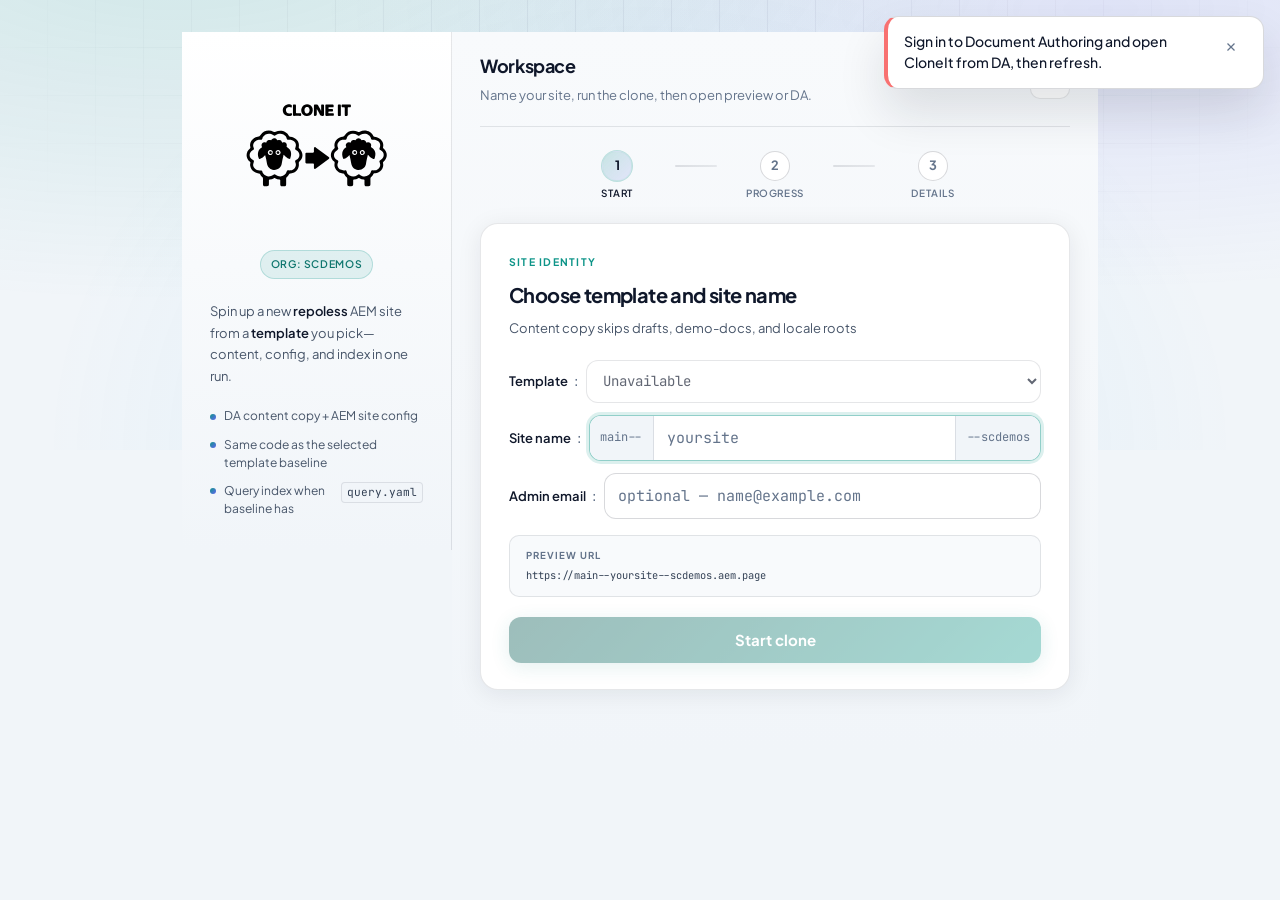
<file: tools/cloneit/cloneit.html>
<!DOCTYPE html>
<html lang="en">
  <head>
    <title>Clone IT</title>
    <meta name="viewport" content="width=device-width, initial-scale=1"/>
    <meta name="description" content="Clone a template site to create a new repoless AEM site with DA content">
    <meta name="theme-color" content="#f1f5f9"/>
    <base href="/tools/">
    <link rel="preconnect" href="https://fonts.googleapis.com"/>
    <link rel="preconnect" href="https://fonts.gstatic.com" crossorigin/>
    <link href="https://fonts.googleapis.com/css2?family=JetBrains+Mono:wght@400;500&family=Plus+Jakarta+Sans:wght@400;500;600;700;800&display=swap" rel="stylesheet"/>
    <link rel="stylesheet" href="/tools/cloneit/cloneit.css">
    <script src="/tools/cloneit/cloneit.js" type="module"></script>
  </head>
  <body class="cloneit-app">
    <div class="cloneit-bg" aria-hidden="true">
      <div class="cloneit-bg-grid"></div>
      <div class="cloneit-bg-glow"></div>
    </div>

    <a class="skip-link" href="#cloneit-main">Skip to main content</a>

    <div class="cloneit-shell">
      <aside class="cloneit-aside" aria-label="Product">
        <div class="cloneit-brand">
          <img
            class="cloneit-brand-logo"
            src="/tools/cloneit/icons/cloneit.svg"
            width="220"
            height="176"
            alt=""
          >
        </div>
        <div class="cloneit-aside-meta" aria-label="Target org">
          <span class="cloneit-pill">org: scdemos</span>
        </div>
        <p class="cloneit-aside-lede">Spin up a new <strong>repoless</strong> AEM site from a <strong>template</strong> you pick—content, config, and index in one run.</p>
        <ul class="cloneit-aside-facts">
          <li>
            <span class="cloneit-aside-dot" aria-hidden="true"></span>
            DA content copy + AEM site config
          </li>
          <li>
            <span class="cloneit-aside-dot" aria-hidden="true"></span>
            Same code as the selected template baseline
          </li>
          <li>
            <span class="cloneit-aside-dot" aria-hidden="true"></span>
            Query index when baseline has <code>query.yaml</code>
          </li>
        </ul>
      </aside>

      <div class="cloneit-work">
        <header class="cloneit-toolbar">
          <div class="cloneit-toolbar-titles">
            <h2 class="cloneit-toolbar-h">Workspace</h2>
            <p class="cloneit-toolbar-sub">Name your site, run the clone, then open preview or DA.</p>
          </div>
          <button class="help-btn" type="button" aria-label="Help" id="help-btn" title="Help">
            <img
              class="help-btn-icon"
              src="/tools/cloneit/icons/info.svg"
              width="20"
              height="20"
              alt=""
            >
          </button>
        </header>

        <main class="cloneit-canvas" id="cloneit-main" data-step="1">
          <nav class="cloneit-steps" id="cloneit-stepper" data-step="1" aria-label="Clone progress">
            <div class="cloneit-steps-rail" role="list">
              <div class="cloneit-steps-step" role="listitem" data-step-index="1">
                <span class="cloneit-steps-num" aria-hidden="true">1</span>
                <span class="cloneit-steps-text">Start</span>
              </div>
              <span class="cloneit-steps-line" aria-hidden="true"></span>
              <div class="cloneit-steps-step" role="listitem" data-step-index="2">
                <span class="cloneit-steps-num" aria-hidden="true">2</span>
                <span class="cloneit-steps-text">Progress</span>
              </div>
              <span class="cloneit-steps-line" aria-hidden="true"></span>
              <div class="cloneit-steps-step" role="listitem" data-step-index="3">
                <span class="cloneit-steps-num" aria-hidden="true">3</span>
                <span class="cloneit-steps-text">Details</span>
              </div>
            </div>
          </nav>

          <section class="surface-card" id="config-card">
            <div class="surface-card-head">
              <span class="surface-eyebrow">Site identity</span>
              <h2 class="card-title">Choose template and site name</h2>
              <p class="card-desc">
                Content copy skips drafts, demo-docs, and locale roots
              </p>
            </div>
            <div class="card-content">
              <div class="cloneit-config-inline">
                <div class="cloneit-config-field">
                  <label for="baseline-select" class="cloneit-config-label">Template</label>
                  <span class="cloneit-config-colon" aria-hidden="true">:</span>
                  <select id="baseline-select" class="cloneit-baseline-select" disabled>
                    <option value="">Loading templates…</option>
                  </select>
                </div>
                <div class="cloneit-config-field">
                  <label for="site-name-input" class="cloneit-config-label">Site name</label>
                  <span class="cloneit-config-colon" aria-hidden="true">:</span>
                  <div class="input-wrap cloneit-site-input-wrap">
                    <span class="input-affix" aria-hidden="true">main--</span>
                    <input
                      type="text"
                      id="site-name-input"
                      class="input-field"
                      placeholder="yoursite"
                      autocomplete="off"
                      maxlength="50"
                      pattern="[a-z0-9]+(?:-[a-z0-9]+)*"
                      aria-describedby="site-name-hint"
                    >
                    <span class="input-affix input-affix-end" aria-hidden="true">--scdemos</span>
                  </div>
                </div>
                <div class="cloneit-config-field">
                  <label for="admin-email-input" class="cloneit-config-label">Admin email</label>
                  <span class="cloneit-config-colon" aria-hidden="true">:</span>
                  <div class="input-wrap cloneit-site-input-wrap">
                    <input
                      type="email"
                      id="admin-email-input"
                      class="input-field"
                      placeholder="optional — name@example.com"
                      autocomplete="off"
                      maxlength="254"
                      aria-describedby="admin-email-hint"
                    >
                  </div>
                </div>
              </div>
              <p id="site-name-hint" class="cloneit-sr-only">Site slug: lowercase letters, numbers, hyphens only. Max 50 characters.</p>
              <p id="admin-email-hint" class="cloneit-sr-only">Optional. Enter an email to grant the admin role on the new site via the AEM Admin API. Sidekick authentication will be enforced for admin actions when set.</p>
              <div class="preview-panel">
                <span class="preview-panel-label">Preview URL</span>
                <p class="input-preview">
                  <code>https://main--<span id="site-preview">yoursite</span>--scdemos.aem.page</code>
                </p>
              </div>
              <button id="clone-btn" class="btn btn-primary" type="button" disabled aria-busy="false">
                <span class="btn-text">Start clone</span>
                <span class="btn-loading" style="display: none;">
                  <span class="spinner"></span>
                  <span>Cloning…</span>
                </span>
              </button>
            </div>
          </section>

          <section class="surface-card surface-card-progress progress-section" id="progress-container" style="display: none;">
            <div class="progress-card">
              <div class="progress-card-top">
                <div>
                  <span class="surface-eyebrow surface-eyebrow-pulse">In progress</span>
                  <p class="progress-status" id="progress-text">Starting…</p>
                </div>
                <div class="progress-meta">
                  <span class="progress-phase" id="progress-phase">Initializing</span>
                  <span class="progress-count" id="progress-count"></span>
                </div>
              </div>
              <div class="progress-bar-wrap">
                <div class="progress-fill" id="progress-fill"></div>
              </div>
              <div class="progress-files-wrap">
                <span class="progress-files-label">Activity</span>
                <div class="progress-files" id="progress-files" aria-live="polite" role="log"></div>
              </div>
            </div>
          </section>

          <section class="result-section" id="result-container" style="display: none;">
              <div class="surface-card surface-card-success" id="result-success">
                <div class="result-hero">
                  <div class="result-hero-icon" aria-hidden="true">
                    <svg class="icon result-icon" viewBox="0 0 24 24" fill="none" stroke="currentColor" stroke-width="2">
                      <path d="M22 11.08V12a10 10 0 1 1-5.93-9.14"/><polyline points="22 4 12 14.01 9 11.01"/>
                    </svg>
                  </div>
                  <div class="result-hero-text">
                    <h3 class="result-title">Site ready</h3>
                    <p class="result-sub">Your repoless site and DA folder are in place. Use the links below to continue.</p>
                  </div>
                </div>
                <div class="result-body">
                  <div class="result-details-panel">
                    <div class="result-details-panel-head">
                      <h4 class="result-details-panel-title">Site details</h4>
                      <button type="button" class="result-details-copy-btn" id="copy-details-btn" aria-label="Copy details">
                        <img
                          class="result-details-copy-btn-icon"
                          src="/tools/cloneit/icons/clipboard.svg"
                          width="20"
                          height="20"
                          alt=""
                        >
                      </button>
                    </div>
                    <ul id="result-summary-list" class="result-summary"></ul>

                    <div class="result-detail-links">
                      <a
                        id="result-site-link"
                        class="result-detail-link"
                        href="#"
                        target="_blank"
                        rel="noopener noreferrer"
                        aria-label="AEM preview — opens in a new tab"
                      >
                        <span class="result-detail-link-main">
                          <span class="result-detail-link-label">AEM preview</span>
                          <span class="result-detail-link-url" id="result-site-url"></span>
                        </span>
                        <span class="result-detail-link-open" aria-hidden="true">Open ↗</span>
                      </a>
                      <a
                        id="result-da-link"
                        class="result-detail-link"
                        href="#"
                        target="_blank"
                        rel="noopener noreferrer"
                        aria-label="Document Authoring — opens in a new tab"
                      >
                        <span class="result-detail-link-main">
                          <span class="result-detail-link-label">Document Authoring</span>
                          <span class="result-detail-link-url" id="result-da-url"></span>
                        </span>
                        <span class="result-detail-link-open" aria-hidden="true">Open ↗</span>
                      </a>
                      <a
                        id="result-github-link"
                        class="result-detail-link"
                        href="#"
                        target="_blank"
                        rel="noopener noreferrer"
                        aria-label="Code repository — opens in a new tab"
                      >
                        <span class="result-detail-link-main">
                          <span class="result-detail-link-label">Code repository</span>
                          <span class="result-detail-link-url" id="result-github-url"></span>
                        </span>
                        <span class="result-detail-link-open" aria-hidden="true">Open ↗</span>
                      </a>
                    </div>

                    <div class="bulk-actions" id="bulk-actions">
                      <div class="bulk-actions-head">
                        <p class="bulk-actions-label">Next step</p>
                        <p class="bulk-hint"></p>
                      </div>
                      <div class="bulk-buttons">
                        <button id="bulk-btn" class="btn btn-secondary btn-bulk" type="button" disabled>
                          <svg class="btn-ic" viewBox="0 0 24 24" fill="none" stroke="currentColor" stroke-width="2" aria-hidden="true">
                            <rect x="9" y="9" width="13" height="13" rx="2"/><path d="M5 15H4a2 2 0 0 1-2-2V4a2 2 0 0 1 2-2h9a2 2 0 0 1 2 2v1"/>
                          </svg>
                          <span class="btn-text">Bulk Preview / Publish</span>
                        </button>
                      </div>
                    </div>
                  </div>
                </div>
              </div>

              <div class="surface-card surface-card-danger" id="result-error" style="display: none;">
                <div class="result-hero result-hero-error">
                  <div class="result-hero-icon" aria-hidden="true">
                    <svg class="icon result-icon" viewBox="0 0 24 24" fill="none" stroke="currentColor" stroke-width="2">
                      <circle cx="12" cy="12" r="10"/><line x1="15" y1="9" x2="9" y2="15"/><line x1="9" y1="9" x2="15" y2="15"/>
                    </svg>
                  </div>
                  <div class="result-hero-text">
                    <h3 class="result-title">Clone failed</h3>
                    <p class="result-sub">Fix the issue below and try again.</p>
                  </div>
                </div>
                <div class="result-body">
                  <div class="error-panel">
                    <p id="result-error-message"></p>
                  </div>
                </div>
              </div>
          </section>
        </main>
      </div>
    </div>

    <div id="bulk-modal" class="modal-overlay hidden" role="dialog" aria-modal="true" aria-labelledby="bulk-modal-title">
      <div class="modal-panel modal-panel-sm">
        <div class="modal-content modal-sm">
          <div class="modal-header">
            <h2 id="bulk-modal-title">URLs copied</h2>
            <button class="modal-close" type="button" aria-label="Close">
              <svg class="icon" viewBox="0 0 24 24" fill="none" stroke="currentColor" stroke-width="2">
                <line x1="18" y1="6" x2="6" y2="18"/><line x1="6" y1="6" x2="18" y2="18"/>
              </svg>
            </button>
          </div>
          <div class="modal-body">
            <p id="bulk-modal-message">URLs have been copied to your clipboard.</p>
            <p class="modal-lede">Paste them in the <strong>DA Bulk App</strong> to preview or publish.</p>
            <a href="https://da.live/apps/bulk" target="_blank" rel="noopener noreferrer" class="btn btn-primary modal-cta">Open DA Bulk app</a>
          </div>
        </div>
      </div>
    </div>

    <div id="help-modal" class="modal-overlay hidden" role="dialog" aria-modal="true" aria-labelledby="help-modal-title">
      <div class="modal-panel">
        <div class="modal-content">
          <div class="modal-header">
            <h2 id="help-modal-title">How CloneIt works</h2>
            <button class="modal-close" type="button" aria-label="Close">
              <svg class="icon" viewBox="0 0 24 24" fill="none" stroke="currentColor" stroke-width="2">
                <line x1="18" y1="6" x2="6" y2="18"/><line x1="6" y1="6" x2="18" y2="18"/>
              </svg>
            </button>
          </div>
          <div class="modal-body modal-body-help">
            <div class="help-section">
              <h3>What does CloneIt do?</h3>
              <p>CloneIt creates a new repoless AEM site by:</p>
              <ol>
                <li><strong>Creating the AEM site config</strong> – Copies the template site configuration and points it to a new content source</li>
                <li><strong>Creating the DA content repo</strong> – Creates a new folder in Document Authoring (DA) for your site's content</li>
              </ol>
            </div>
            <div class="help-section">
              <h3>Site naming</h3>
              <p>Use lowercase letters, numbers, and hyphens only (e.g. <code>my-site</code>, <code>project-2024</code>).</p>
            </div>
            <div class="help-section">
              <h3>After cloning</h3>
              <p>Your new site shares the same codebase as the template. Add content in DA and preview/publish to see it live.</p>
            </div>
            <div class="help-section">
              <h3>Bulk Preview / Publish</h3>
              <p>After a successful clone, use <strong>Bulk Preview/Publish</strong>. URLs are copied to your clipboard and a modal guides you to the <a href="https://da.live/apps/bulk" target="_blank" rel="noopener noreferrer">DA Bulk app</a>, where you paste and run preview or publish.</p>
            </div>
          </div>
        </div>
      </div>
    </div>

    <div class="toast-container">
      <div class="toast hidden" id="toast">
        <div class="toast-content">
          <span class="toast-message"></span>
          <button class="toast-close" type="button" aria-label="Close">
            <svg class="icon icon-sm" viewBox="0 0 24 24" fill="none" stroke="currentColor" stroke-width="2">
              <line x1="18" y1="6" x2="6" y2="18"/><line x1="6" y1="6" x2="18" y2="18"/>
            </svg>
          </button>
        </div>
      </div>
    </div>
  </body>
</html>
</file>
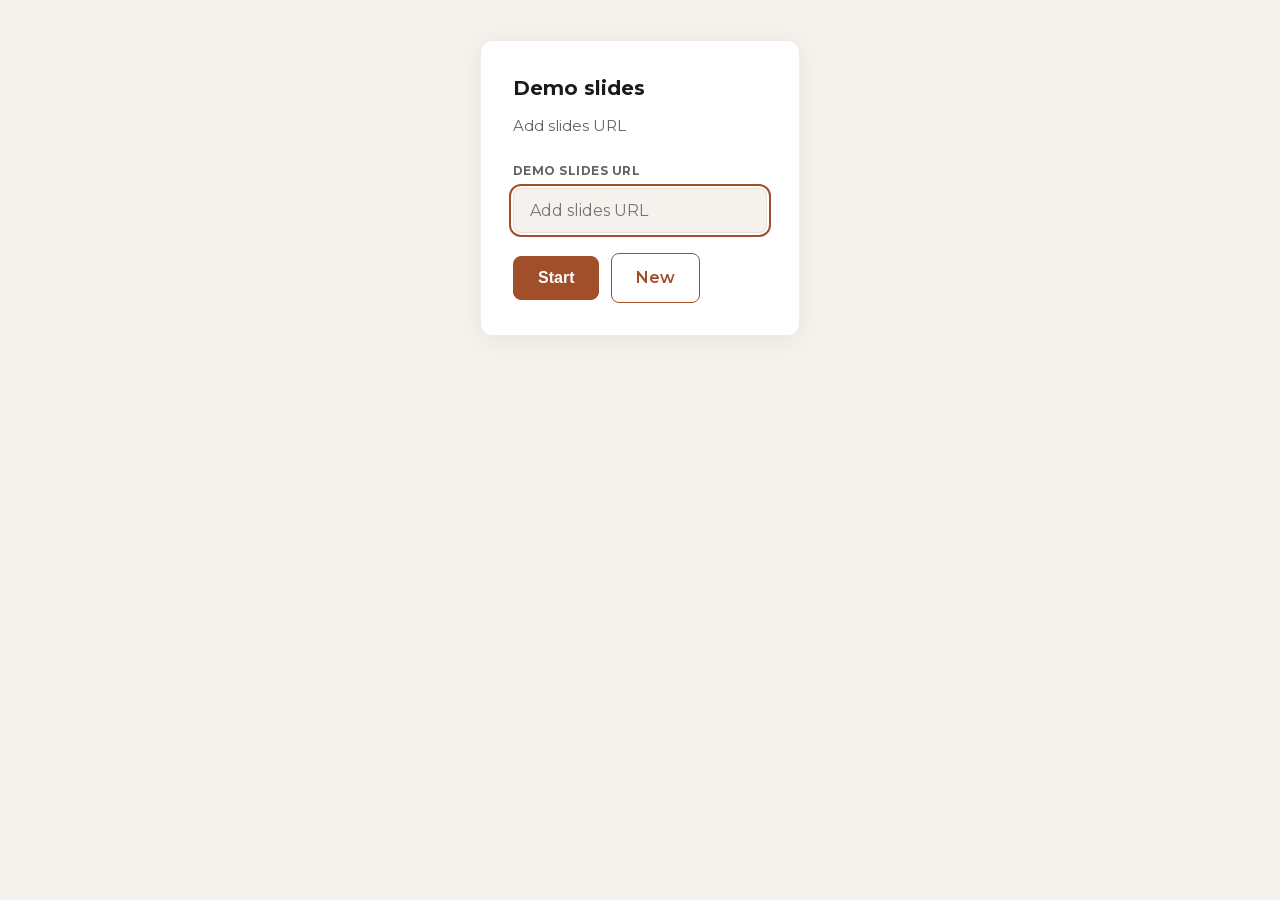
<file: tools/demo/demo.html>
<!DOCTYPE html>
<html lang="en">
  <head>
    <meta charset="UTF-8">
    <meta name="viewport" content="width=device-width, initial-scale=1.0">
    <title>Demo for SC Team</title>
    <meta
      name="description"
      content="Presenter walkthrough for Edge Delivery & Document Authoring demo — share on screen and walk through the story."
    >
    <link rel="stylesheet" href="/styles/fonts.css">
    <link rel="stylesheet" href="/tools/demo/demo.css">
    <script type="module" src="/tools/demo/demo.js"></script>
  </head>
  <body>
    <div id="app"></div>
  </body>
</html>
</file>
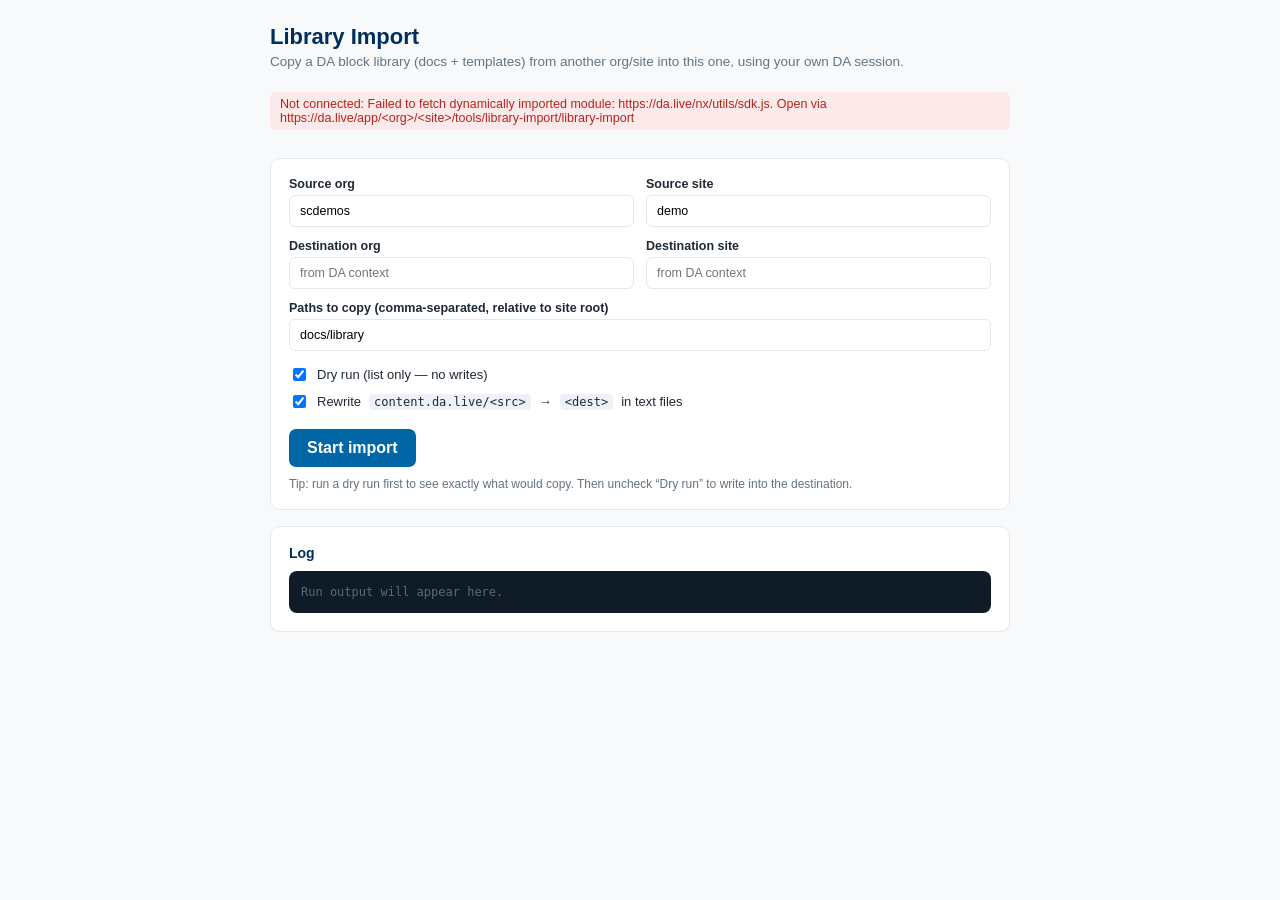
<file: tools/library-import/library-import.html>
<!DOCTYPE html>
<html lang="en">
<head>
  <meta charset="UTF-8" />
  <meta name="viewport" content="width=device-width, initial-scale=1.0" />
  <title>Library Import — cross-org DA copy</title>
  <link rel="stylesheet" href="library-import.css" />
</head>
<body>
  <main class="app">
    <header class="head">
      <h1>Library Import</h1>
      <p class="sub">Copy a DA block library (docs + templates) from another org/site into this one, using your own DA session.</p>
      <p id="status" class="status">Connecting to Document Authoring…</p>
    </header>

    <section class="card">
      <div class="grid">
        <label>Source org
          <input id="src-org" type="text" value="scdemos" spellcheck="false" />
        </label>
        <label>Source site
          <input id="src-site" type="text" value="demo" spellcheck="false" />
        </label>
        <label>Destination org
          <input id="dst-org" type="text" placeholder="from DA context" spellcheck="false" />
        </label>
        <label>Destination site
          <input id="dst-site" type="text" placeholder="from DA context" spellcheck="false" />
        </label>
      </div>

      <label class="full">Paths to copy (comma-separated, relative to site root)
        <input id="paths" type="text" value="docs/library" spellcheck="false" />
      </label>

      <div class="opts">
        <label class="check"><input id="dry-run" type="checkbox" checked /> Dry run (list only — no writes)</label>
        <label class="check"><input id="rewrite" type="checkbox" checked /> Rewrite <code>content.da.live/&lt;src&gt;</code> → <code>&lt;dest&gt;</code> in text files</label>
      </div>

      <button id="start" class="btn">Start import</button>
      <p class="hint">Tip: run a dry run first to see exactly what would copy. Then uncheck “Dry run” to write into the destination.</p>
    </section>

    <section class="card">
      <h2>Log</h2>
      <div id="log" class="log" aria-live="polite"></div>
    </section>
  </main>

  <script type="module" src="library-import.js"></script>
</body>
</html>
</file>
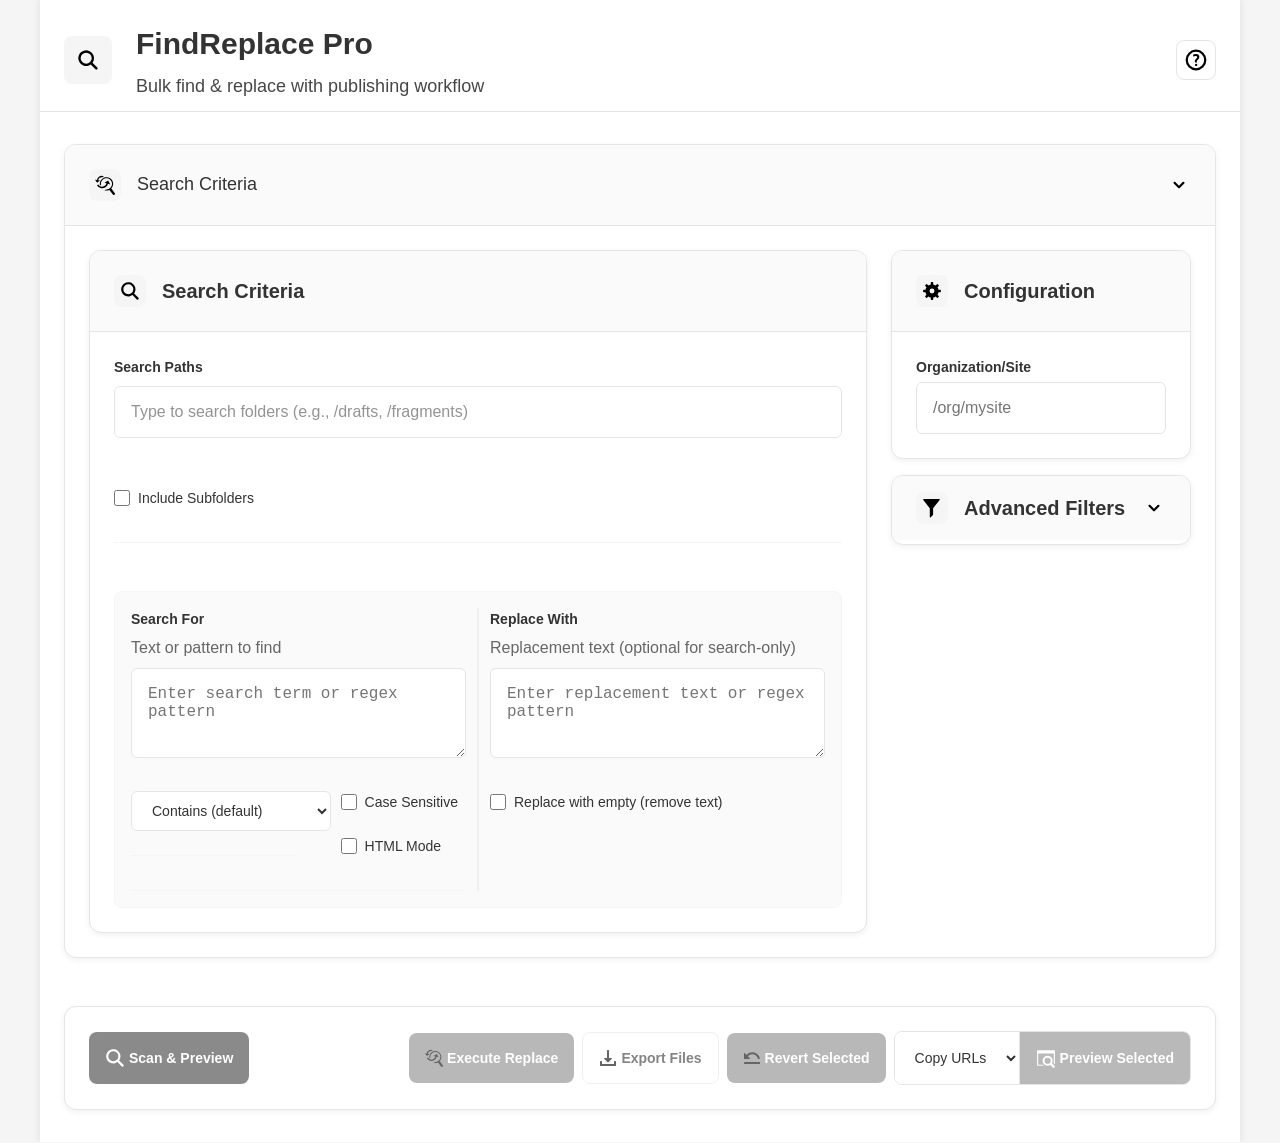
<file: tools/search/search.html>
<!DOCTYPE html>
<html lang="en">
  <head>
    <title>FindReplace Pro</title>
    <meta name="viewport" content="width=device-width, initial-scale=1"/>
    <meta name="description" content="Bulk find & replace tool with publishing workflow for content teams and authors">
    <base href="/tools/">
    <link rel="stylesheet" href="/tools/search/search.css">
    <!-- Import DA App SDK -->
    <script src="https://da.live/nx/utils/sdk.js" type="module"></script>
    <!-- Project App Logic -->
    <script src="/tools/search/search.js" type="module"></script>
  </head>
  <body>
    <div class="app-container">
      <header class="app-header">
        <div class="header-content">
          <div class="header-main">
            <div class="app-icon">
              <img src="./search/icons/search.svg" alt="Search" class="icon">
            </div>
            <div class="header-text">
              <h1>FindReplace Pro</h1>
              <p class="subtitle">Bulk find & replace with publishing workflow</p>
            </div>
          </div>
          <div class="header-actions">
            <button class="help-btn" type="button" aria-label="Help & Documentation">
              <img src="./search/icons/help.svg" alt="Help" class="icon">
            </button>
          </div>
        </div>
      </header>

      <main class="app-main">
        <!-- Configuration Accordion -->
        <div class="config-accordion accordion-card expanded" id="config-accordion">
          <div class="config-accordion-header accordion-header" data-accordion-target="config-content">
            <div class="accordion-header-content">
              <div class="card-icon">
                <img src="./search/icons/replace.svg" alt="Config" class="icon">
              </div>
              <h2>Search Criteria</h2>
            </div>
            <div class="accordion-toggle">
              <img src="./search/icons/chevron-down.svg" alt="Toggle" class="icon accordion-icon">
            </div>
          </div>
          
          <div class="accordion-content" id="config-content">
            <div class="config-container">
          <!-- Main Configuration -->
          <div class="main-config-section">
          <!-- Search Configuration Card -->
          <div class="config-card">
            <div class="card-header">
              <div class="card-icon">
                <img src="./search/icons/search.svg" alt="Search Criteria" class="icon">
              </div>
              <h2>Search Criteria</h2>
            </div>
            
            <div class="card-content">
              
              <!-- Search Paths -->
              <div class="input-group">
                <label for="search-path-input" class="input-label">
                  <span class="label-text">Search Paths</span>
                </label>
                <div class="multi-path-container">
                  <input type="text" id="search-path-input" class="input-field path-input" placeholder="Type to search folders (e.g., /drafts, /fragments)">
                  <div id="search-paths-loader" class="search-paths-loader" style="display: none;">
                    <div class="loader-content">
                      <img src="./search/icons/loading.svg" alt="Loading" class="icon icon-sm loader-icon">
                      <span class="loader-text">Loading folder structure...</span>
                    </div>
                  </div>
                  <div id="search-paths-message" class="search-paths-message" style="display: none;">
                    <span class="message-text">Enter org and site first to browse folders</span>
                  </div>
                  <div class="path-tags" id="path-tags">
                    <!-- Path tags will be added here -->
                  </div>
                </div>
                <div class="checkbox-option">
                  <label class="checkbox-item">
                    <input type="checkbox" id="include-subfolders">
                    <span class="checkbox-label">Include Subfolders</span>
                  </label>
                </div>
              </div>

              <!-- Search & Replace Row -->
              <div class="input-row search-replace-row">
                <div class="input-group">
                  <label for="search-term" class="input-label">
                    <span class="label-text">Search For</span>
                    <span class="label-hint">Text or pattern to find</span>
                  </label>
                  <textarea id="search-term" class="textarea-field" placeholder="Enter search term or regex pattern" rows="3"></textarea>
                  <div class="input-row">
                    <div class="input-group">
                      <select id="search-type" class="select-field">
                        <option value="contains">Contains (default)</option>
                        <option value="exact">Exact Match</option>
                        <option value="regex">Regular Expression</option>
                      </select>
                    </div>
                    
                    <div class="checkbox-group">
                      <div class="checkbox-option">
                        <label class="checkbox-item">
                          <input type="checkbox" id="case-sensitive">
                          <span class="checkbox-label">Case Sensitive</span>
                        </label>
                      </div>
                      
                      <div class="checkbox-option">
                        <label class="checkbox-item">
                          <input type="checkbox" id="html-mode">
                          <span class="checkbox-label">HTML Mode</span>
                        </label>
                      </div>
                    </div>
                  </div>
                  <div id="search-term-help" class="input-help" style="display: none;">
                    <strong>Optional:</strong> Enter text to find within elements, or leave empty to find all pages containing the selected elements
                  </div>
                  <div id="html-mode-help" class="input-help" style="display: none;">
                    <strong>HTML Mode:</strong> Search and replace entire HTML blocks with normalized formatting.
                    <br><strong>Examples:</strong>
                    <br>• Find: <code>&lt;div class="hero"&gt;&lt;/div&gt;</code>
                    <br>• Replace: <code>&lt;div class="banner"&gt;&lt;/div&gt;</code>
                    <br>• Remove blocks by leaving replacement empty
                  </div>
                </div>

                <div class="input-group">
                  <label for="replace-term" class="input-label">
                    <span class="label-text">Replace With</span>
                    <span class="label-hint">Replacement text (optional for search-only)</span>
                  </label>
                  <textarea id="replace-term" class="textarea-field" placeholder="Enter replacement text or regex pattern" rows="3"></textarea>
                  <div class="checkbox-option">
                    <label class="checkbox-item">
                      <input type="checkbox" id="replace-empty">
                      <span class="checkbox-label">Replace with empty (remove text)</span>
                    </label>
                  </div>
                </div>
              </div>
            </div>
          </div>
          </div>

          <!-- Sidebar -->
          <div class="filters-sidebar">
          
          <!-- Configuration Card -->
          <div class="config-card">
            <div class="card-header">
              <div class="card-icon">
                <img src="./search/icons/settings.svg" alt="Configuration" class="icon">
              </div>
              <h2>Configuration</h2>
            </div>
            
            <div class="card-content">
              <div class="input-group">
                <label for="org-site-path" class="input-label">
                  <span class="label-text">Organization/Site</span>
                </label>
                <input type="text" id="org-site-path" class="input-field" placeholder="/org/mysite" value="">
              </div>
            </div>
          </div>
          
          <!-- Advanced Filters Accordion -->
          <div class="config-card accordion-card">
            <div class="card-header accordion-header" data-accordion-target="file-filters">
              <div class="card-icon">
                <img src="./search/icons/filter.svg" alt="Advanced Filters" class="icon">
              </div>
              <div class="header-text">
                <h2>Advanced Filters</h2>
              </div>
              <div class="accordion-toggle">
                <img src="./search/icons/chevron-down.svg" alt="Toggle" class="icon accordion-icon">
              </div>
            </div>
            
            <div class="card-content accordion-content" id="file-filters" style="display: none;">
              <div class="input-group">
                <label for="target-type" class="input-label">
                  <span class="label-text">Target Content</span>
                </label>
                <select id="target-type" class="select-field">
                  <option value="all">All Content</option>
                  <option value="page-metadata">Page Metadata Only</option>
                  <option value="section-metadata">Section Metadata Only</option>
                  <option value="blocks">Block Content Only</option>
                  <option value="main-content">Main Content Only</option>
                  <option value="custom">Custom Selector</option>
                </select>
              </div>

              <div class="input-group custom-selector" style="display: none;">
                <label for="custom-selector" class="input-label">
                  <span class="label-text">CSS Selector</span>
                  <span class="label-hint">Target specific elements</span>
                </label>
                <input type="text" id="custom-selector" class="input-field" placeholder=".hero, .cards h3">
                <div class="input-help">
                  <strong>Examples:</strong> 
                  <code>.hero</code> (hero blocks), 
                  <code>.cards h3</code> (card titles), 
                  <code>main p</code> (paragraphs)
                </div>
              </div>

              <div class="input-group">
                <label for="exclude-paths" class="input-label">
                  <span class="label-text">Exclude Paths</span>
                </label>
                <input type="text" id="exclude-paths" class="input-field" placeholder="/drafts, /archive">
              </div>

              <div class="input-group">
                <div class="checkbox-option">
                  <label class="checkbox-item">
                    <input type="checkbox" id="exclude-urls">
                    <span class="checkbox-label">Exclude URLs from search</span>
                  </label>
                </div>
              </div>

              <div class="input-group">
                <div class="checkbox-option">
                  <label class="checkbox-item">
                    <input type="checkbox" id="find-blank-pages">
                    <span class="checkbox-label">Find empty pages (no source content)</span>
                  </label>
                </div>
              </div>
              <div class="input-group">
                <div class="checkbox-option">
                  <label class="checkbox-item">
                    <input type="checkbox" id="find-json-files">
                    <span class="checkbox-label">Find JSON files</span>
                  </label>
                </div>
              </div>
              <div class="input-group">
                <label for="modified-since" class="input-label">
                  <span class="label-text">Modified Since</span>
                </label>
                <input type="date" id="modified-since" class="input-field">
              </div>
            </div>
          </div>
          </div>
            </div>
          </div>
        </div>

        <!-- Action Bar -->
        <div class="action-bar">
          <div class="primary-actions">
            <button id="scan-btn" class="btn btn-primary">
              <img src="./search/icons/search.svg" alt="Scan" class="icon">
              <span>Scan & Preview</span>
            </button>
          </div>
          
          <div class="secondary-actions">
            <button id="execute-btn" class="btn btn-secondary" disabled>
              <img src="./search/icons/replace.svg" alt="Execute" class="icon">
              <span>Execute Replace</span>
            </button>
            
            <button id="export-btn" class="btn btn-outline" disabled>
              <img src="./search/icons/download.svg" alt="Export" class="icon">
              <span id="export-btn-text">Export Files</span>
            </button>
            
            <button id="revert-btn" class="btn btn-warning" disabled>
              <img src="./search/icons/revert.svg" alt="Revert" class="icon">
              <span id="revert-btn-text">Revert Selected</span>
            </button>
            
            <div class="bulk-operations">
              <select id="bulk-operation-type" class="operation-select">
                <option value="copy-urls">Copy URLs</option>
                <option value="preview">Preview</option>
                <option value="publish">Publish</option>
                <option value="unpublish">Unpublish</option>
              </select>
              <button id="bulk-publish-btn" class="btn btn-success" disabled>
                <img src="./search/icons/preview.svg" alt="Bulk Operation" class="icon">
                <span id="bulk-btn-text">Preview Selected</span>
              </button>
            </div>
          </div>
        </div>

        <!-- Progress Indicator -->
        <div class="progress-container" style="display: none;">
          <div class="progress-card">
            <div class="progress-content">
              <div class="progress-icon">
                <img src="./search/icons/loading.svg" alt="Progress" class="icon">
              </div>
              <div class="progress-info">
                <div class="progress-text">Scanning files...</div>
                <div class="progress-bar">
                  <div class="progress-fill"></div>
                </div>
              </div>
            </div>
          </div>
        </div>

        <!-- Results Section -->
        <div class="results-container accordion-card" style="display: none;">
          <div class="card-header accordion-header" data-accordion-target="search-results">
            <div class="card-icon">
              <img src="./search/icons/check.svg" alt="Search Results" class="icon">
            </div>
            <div class="header-text">
              <h2>Search Results</h2>
              <div class="results-summary">
                <div class="summary-item">
                  <span class="summary-number" id="files-scanned">0</span>
                  <span class="summary-label">Files Scanned</span>
                </div>
                <div class="summary-item">
                  <span class="summary-number" id="matches-found">0</span>
                  <span class="summary-label">Matches Found</span>
                </div>
                <div class="summary-item">
                  <span class="summary-number" id="files-affected">0</span>
                  <span class="summary-label">Files Affected</span>
                </div>
              </div>
            </div>
            <div class="accordion-toggle">
              <img src="./search/icons/chevron-down.svg" alt="Toggle Results" class="icon accordion-icon">
            </div>
          </div>
          
          <div class="card-content accordion-content" id="search-results" style="display: none;">
            <div class="results-controls">
              <div class="selection-controls">
                <button id="toggle-all" class="btn btn-sm btn-outline">Select All</button>
                <button id="clear-selection" class="btn btn-sm btn-outline">Clear Selection</button>
                <button id="expand-all" class="btn btn-sm btn-outline">Expand All</button>
                <button id="collapse-all" class="btn btn-sm btn-outline">Collapse All</button>
              </div>
              <div class="filter-controls">
                <div class="search-input">
                  <img src="./search/icons/search.svg" alt="Search" class="icon search-icon">
                  <input type="text" id="filter-results" placeholder="Filter by file path or content..." class="filter-input">
                </div>
              </div>
            </div>
            
            <div class="results-content">
              <div class="results-list" id="results-list">
                <!-- Results will be populated here -->
              </div>
              
              <!-- Pagination Controls -->
              <div class="pagination-container" id="pagination-container" style="display: none;">
                <div class="pagination-info">
                  <span id="pagination-info-text">Showing 1-10 of 25 results</span>
                </div>
                <div class="pagination-controls">
                  <button id="prev-page" class="pagination-btn" disabled>
                    <img src="./search/icons/chevron-left.svg" alt="Previous" class="icon icon-sm">
                    Previous
                  </button>
                  
                  <div class="page-numbers" id="page-numbers">
                    <!-- Page numbers will be populated here -->
                  </div>
                  
                  <button id="next-page" class="pagination-btn">
                    Next
                    <img src="./search/icons/chevron-right.svg" alt="Next" class="icon icon-sm">
                  </button>
                </div>
              </div>
            </div>
          </div>
        </div>

        <!-- Help Modal -->
        <div id="help-modal" class="modal-overlay hidden">
          <div class="modal-content">
            <div class="modal-header">
              <h2>FindReplace Pro Help</h2>
              <button class="modal-close" aria-label="Close help">
                <img src="./search/icons/close.svg" alt="Close" class="icon">
              </button>
            </div>
            
            <div class="modal-body">
              <div class="help-section">
                <h3>What is FindReplace Pro?</h3>
                <p>Bulk find & replace tool with publishing workflow. Search your site content and publish changes.</p>
              </div>

              <div class="help-section">
                <h3>Key Features</h3>
                <ul class="help-list">
                  <li><strong>Advanced Search</strong> - Text, regex, and HTML mode with case sensitivity</li>
                  <li><strong>Multi-Path Support</strong> - Tag-based directory selection with autocomplete</li>
                  <li><strong>Element Discovery</strong> - Find pages containing specific CSS selectors</li>
                  <li><strong>Granular Selection</strong> - Select individual matches within files</li>
                  <li><strong>HTML Mode</strong> - Search and replace entire HTML blocks</li>
                  <li><strong>Automatic Versioning</strong> - Creates backup versions before any content changes</li>
                  <li><strong>Version Revert</strong> - Restore files to their most recent saved versions</li>
                  <li><strong>Bulk Operations</strong> - Replace content and publish with progress tracking</li>
                  <li><strong>Smart Filtering</strong> - Filter results by path, exclude URLs and paths</li>
                  <li><strong>Export & Publishing</strong> - Download files or preview/publish/unpublish</li>
                </ul>
              </div>

              <div class="help-section">
                <h3>How to Use</h3>
                <div class="help-steps">
                  <div class="help-step">
                    <span class="step-number">1</span>
                    <div class="step-content">
                      <strong>Configure</strong>
                      <p>Set org/site, select search paths, and configure advanced filters as needed.</p>
                    </div>
                  </div>
                  <div class="help-step">
                    <span class="step-number">2</span>
                    <div class="step-content">
                      <strong>Search</strong>
                      <p>Enter search term, choose search type (text/regex/HTML mode), and click "Scan & Preview" to find matches.</p>
                    </div>
                  </div>
                  <div class="help-step">
                    <span class="step-number">3</span>
                    <div class="step-content">
                      <strong>Select & Execute</strong>
                      <p>Select files/matches, enter replacement text, and use "Execute Replace", publishing operations, or "Revert Selected" to restore files. Backup versions are automatically created before any changes.</p>
                    </div>
                  </div>
                </div>
              </div>
            </div>
          </div>
        </div>

        <!-- Toast Messages -->
        <div class="toast-container">
          <div class="toast hidden" id="toast">
            <div class="toast-content">
              <div class="toast-icon">
                <img src="./search/icons/check.svg" alt="Success" class="icon">
              </div>
              <div class="toast-message"></div>
              <button class="toast-close" aria-label="Close notification">
                <img src="./search/icons/close.svg" alt="Close" class="icon icon-sm">
              </button>
            </div>
          </div>
        </div>
      </main>
    </div>
  </body>
</html>
</file>
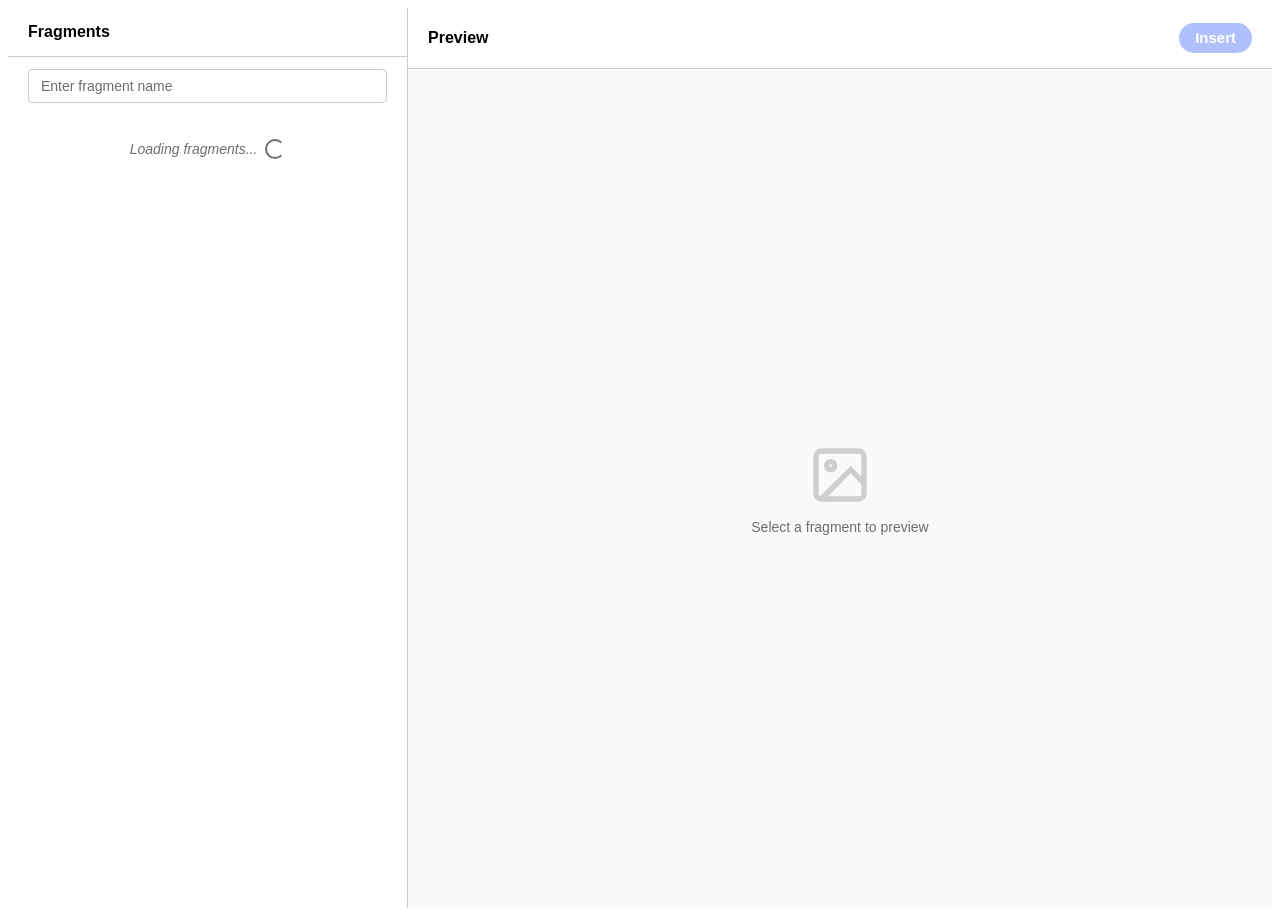
<file: tools/plugins/fragments/fragments.html>
<!DOCTYPE html>
<html lang="en">
<head>
  <meta charset="UTF-8">
  <title>Fragments Tool</title>
  <link rel="stylesheet" href="fragments.css">
</head>
<body>
  <div class="fragments-container">
    <!-- Left Panel: Fragment Tree -->
    <div class="fragments-panel">
      <div class="panel-header">
        <h2 class="panel-title">Fragments</h2>
      </div>

      <input type="search"
             class="fragment-search"
             placeholder="Enter fragment name"
             role="searchbox"
             aria-label="Search fragments">

      <div class="message-wrapper hidden">
        <div class="feedback-message"></div>
      </div>

      <div class="fragments-list" role="list">
        <div class="loading-state">Loading fragments...</div>
      </div>
    </div>

    <!-- Right Panel: Preview -->
    <div class="preview-panel">
      <div class="panel-header preview-header">
        <h2 class="panel-title">Preview</h2>
        <div class="preview-actions">
          <button class="action-btn insert-btn" type="button" disabled aria-label="Insert selected fragment">Insert</button>
        </div>
      </div>

      <div class="preview-panel-content">
        <div class="preview-placeholder">
          <svg class="preview-placeholder-icon" viewBox="0 0 24 24" fill="none" stroke="currentColor" stroke-width="2">
            <rect x="3" y="3" width="18" height="18" rx="2" ry="2"></rect>
            <circle cx="8.5" cy="8.5" r="1.5"></circle>
            <polyline points="21 15 16 10 5 21"></polyline>
          </svg>
          <p>Select a fragment to preview</p>
        </div>
        <iframe class="preview-iframe hidden" allow="clipboard-write *"></iframe>
      </div>
    </div>
  </div>

  <script type="module" src="fragments.js"></script>
</body>
</html>
</file>
<file: tools/cloneit/cloneit.css>
/* CloneIt — dashboard UI */

:root {
  --bg-deep: #f1f5f9;
  --bg-panel: #fff;
  --bg-elevated: #fff;
  --bg-card: #fff;
  --bg-input: #fff;
  --border: rgb(15 23 42 / 10%);
  --border-strong: rgb(15 23 42 / 16%);
  --text: #0f172a;
  --text-muted: #475569;
  --text-dim: #64748b;
  --accent: #0d9488;
  --accent-dim: rgb(13 148 136 / 12%);
  --violet: #6366f1;
  --cta-from: #0f766e;
  --cta-to: #14b8a6;
  --success: #059669;
  --danger: #e11d48;
  --radius: 14px;
  --radius-lg: 18px;
  --font: 'Plus Jakarta Sans', system-ui, sans-serif;
  --mono: 'JetBrains Mono', ui-monospace, monospace;
  --shadow: 0 4px 24px rgb(15 23 42 / 8%);
  --shadow-lg: 0 24px 48px rgb(15 23 42 / 12%);
  --cloneit-shell-max: 980px;
  --cloneit-content-max: 680px;
  --cloneit-gutter: clamp(1rem, 3.5vw, 1.75rem);
  --cloneit-gutter-shell: clamp(1rem, 4vw, 2rem);
}

*,
*::before,
*::after {
  box-sizing: border-box;
}

html {
  -webkit-font-smoothing: antialiased;
}

body.cloneit-app {
  margin: 0;
  min-height: 100vh;
  font-family: var(--font);
  font-size: 15px;
  line-height: 1.55;
  color: var(--text);
  background: var(--bg-deep);
}

.cloneit-bg {
  position: fixed;
  inset: 0;
  z-index: 0;
  pointer-events: none;
  overflow: hidden;
}

.cloneit-bg-grid {
  position: absolute;
  inset: -1px;
  background-image:
    linear-gradient(rgb(15 23 42 / 6%) 1px, transparent 1px),
    linear-gradient(90deg, rgb(15 23 42 / 6%) 1px, transparent 1px);
  background-size: 48px 48px;
  mask-image: radial-gradient(ellipse 80% 60% at 50% 0%, #000 15%, transparent 70%);
}

.cloneit-bg-glow {
  position: absolute;
  width: 120%;
  height: 70%;
  top: -20%;
  left: -10%;
  background:
    radial-gradient(ellipse at 20% 20%, rgb(13 148 136 / 14%) 0%, transparent 50%),
    radial-gradient(ellipse at 80% 30%, rgb(99 102 241 / 12%) 0%, transparent 45%),
    radial-gradient(ellipse at 50% 100%, rgb(14 165 233 / 10%) 0%, transparent 55%);
}

.skip-link {
  position: absolute;
  left: -9999px;
  top: auto;
  width: 1px;
  height: 1px;
  overflow: hidden;
}

.skip-link:focus {
  left: 1rem;
  top: 1rem;
  width: auto;
  height: auto;
  padding: 0.5rem 1rem;
  background: var(--text);
  color: #fff;
  border-radius: 8px;
  z-index: 10000;
  font-weight: 600;
}

/* Shell */
.cloneit-shell {
  position: relative;
  z-index: 1;
  display: grid;
  grid-template-columns: minmax(220px, 270px) minmax(0, 1fr);
  align-items: start;
  min-height: 100vh;
  max-width: var(--cloneit-shell-max);
  margin: 0 auto;
  padding: var(--cloneit-gutter-shell);
}

.cloneit-aside {
  padding: 1.75rem var(--cloneit-gutter) 2rem;
  background: linear-gradient(180deg, #fff 0%, #f8fafc 45%, #f1f5f9 100%);
  border-right: 1px solid var(--border);
  display: flex;
  flex-direction: column;
  gap: 1.25rem;
  align-self: start;
}

.cloneit-brand {
  display: flex;
  flex-direction: column;
  align-items: flex-start;
}

.cloneit-brand-logo {
  display: block;
  width: 100%;
  max-width: 220px;
  height: auto;
}

.cloneit-aside-lede {
  font-size: 0.8125rem;
  color: var(--text-muted);
  line-height: 1.65;
  margin: 0;
}

.cloneit-aside-lede strong {
  color: var(--text);
  font-weight: 600;
}

.cloneit-aside-facts {
  list-style: none;
  margin: 0;
  padding: 0;
  display: flex;
  flex-direction: column;
  gap: 0.65rem;
  font-size: 0.75rem;
  color: var(--text-muted);
  line-height: 1.5;
}

.cloneit-aside-facts li {
  display: flex;
  align-items: flex-start;
  gap: 0.5rem;
}

.cloneit-aside-dot {
  width: 6px;
  height: 6px;
  margin-top: 0.4rem;
  border-radius: 50%;
  background: linear-gradient(135deg, var(--accent), var(--violet));
  flex-shrink: 0;
}

.cloneit-aside-facts code {
  font-family: var(--mono);
  font-size: 0.7rem;
  padding: 1px 5px;
  border-radius: 4px;
  background: #f1f5f9;
  border: 1px solid var(--border);
  color: #334155;
}

.cloneit-aside-meta {
  display: flex;
  flex-wrap: wrap;
  gap: 0.5rem;
  align-items: center;
  justify-content: center;
  width: 100%;
  margin-bottom: 0.15rem;
}

.cloneit-pill {
  font-size: 0.65rem;
  font-weight: 600;
  letter-spacing: 0.06em;
  text-transform: uppercase;
  padding: 0.35rem 0.6rem;
  border-radius: 999px;
  background: rgb(13 148 136 / 10%);
  border: 1px solid rgb(13 148 136 / 22%);
  color: #0f766e;
}

.cloneit-pill-muted {
  background: #f1f5f9;
  border-color: var(--border);
  color: var(--text-dim);
}

/* Workspace */
.cloneit-work {
  display: flex;
  flex-direction: column;
  align-items: center;
  min-width: 0;
  width: 100%;
  padding: 1.25rem var(--cloneit-gutter) 2.5rem;
  box-sizing: border-box;
  background: linear-gradient(180deg, #f8fafc 0%, #f1f5f9 100%);
}

.cloneit-toolbar {
  display: flex;
  align-items: center;
  justify-content: space-between;
  gap: 1rem;
  width: 100%;
  max-width: var(--cloneit-content-max);
  margin: 0 auto;
  padding: 0 0 1.25rem;
  border-bottom: 1px solid var(--border);
  box-sizing: border-box;
}

.cloneit-toolbar-titles {
  min-width: 0;
  padding-right: 0.75rem;
}

.cloneit-toolbar-h {
  margin: 0;
  font-size: 1.125rem;
  font-weight: 700;
  letter-spacing: -0.02em;
}

.cloneit-toolbar-sub {
  margin: 0.35rem 0 0;
  font-size: 0.8125rem;
  color: var(--text-dim);
  max-width: 42ch;
}

.help-btn {
  display: inline-flex;
  align-items: center;
  justify-content: center;
  flex-shrink: 0;
  width: 40px;
  height: 40px;
  padding: 0;
  border: 1px solid var(--border);
  border-radius: 10px;
  background: #fff;
  color: var(--text-muted);
  cursor: pointer;
  font-family: inherit;
  transition: background 0.2s, border-color 0.2s, color 0.2s;
}

.help-btn:hover {
  background: #f8fafc;
  border-color: var(--border-strong);
  color: var(--text);
}

.help-btn:focus-visible {
  outline: 2px solid var(--accent);
  outline-offset: 2px;
}

.help-btn-icon {
  width: 20px;
  height: 20px;
  flex-shrink: 0;
  display: block;
}

.cloneit-canvas {
  flex: 1;
  width: 100%;
  max-width: var(--cloneit-content-max);
  margin: 0 auto;
  padding: 1.5rem 0 0;
  box-sizing: border-box;
}

/* Stepper — wired to JS (data-step 1–3) */
.cloneit-steps {
  margin: 0 0 1.5rem;
}

.cloneit-steps-rail {
  display: flex;
  align-items: flex-start;
  justify-content: space-between;
  gap: 0.35rem;
  max-width: 420px;
  margin-left: auto;
  margin-right: auto;
}

.cloneit-steps-step {
  flex: 0 1 104px;
  display: flex;
  flex-direction: column;
  align-items: center;
  gap: 0.4rem;
  text-align: center;
  min-width: 0;
}

.cloneit-steps-num {
  display: flex;
  align-items: center;
  justify-content: center;
  width: 30px;
  height: 30px;
  border-radius: 50%;
  font-size: 0.8rem;
  font-weight: 700;
  background: #fff;
  border: 1px solid var(--border-strong);
  color: var(--text-dim);
  transition: background 0.2s, border-color 0.2s, color 0.2s;
}

.cloneit-steps-text {
  font-size: 0.62rem;
  font-weight: 600;
  text-transform: uppercase;
  letter-spacing: 0.06em;
  color: var(--text-dim);
  line-height: 1.25;
  transition: color 0.2s;
}

.cloneit-steps-line {
  flex: 1 1 12px;
  min-width: 12px;
  height: 2px;
  margin-top: 14px;
  border-radius: 1px;
  background: linear-gradient(90deg, rgb(15 23 42 / 12%), rgb(15 23 42 / 8%));
  transition: background 0.25s;
}

.cloneit-steps[data-step="1"] [data-step-index="1"] .cloneit-steps-num {
  background: linear-gradient(135deg, rgb(13 148 136 / 20%), rgb(99 102 241 / 14%));
  border-color: rgb(13 148 136 / 4%);
  color: var(--text);
  box-shadow: 0 0 0 1px rgb(13 148 136 / 25%);
}

.cloneit-steps[data-step="1"] [data-step-index="1"] .cloneit-steps-text {
  color: var(--text);
}

.cloneit-steps[data-step="2"] [data-step-index="1"] .cloneit-steps-num,
.cloneit-steps[data-step="3"] [data-step-index="1"] .cloneit-steps-num,
.cloneit-steps[data-step="3"] [data-step-index="2"] .cloneit-steps-num {
  background: var(--accent);
  border-color: var(--accent);
  color: #fff;
}

.cloneit-steps[data-step="2"] [data-step-index="1"] .cloneit-steps-text,
.cloneit-steps[data-step="3"] [data-step-index="1"] .cloneit-steps-text,
.cloneit-steps[data-step="3"] [data-step-index="2"] .cloneit-steps-text {
  color: #0f766e;
}

.cloneit-steps[data-step="3"] .cloneit-steps-line {
  background: linear-gradient(90deg, rgb(13 148 136 / 45%), rgb(13 148 136 / 18%));
}

.cloneit-steps[data-step="2"] .cloneit-steps-line:first-of-type {
  background: linear-gradient(90deg, rgb(13 148 136 / 45%), rgb(13 148 136 / 18%));
}

.cloneit-steps[data-step="2"] [data-step-index="2"] .cloneit-steps-num {
  background: linear-gradient(135deg, rgb(13 148 136 / 20%), rgb(99 102 241 / 14%));
  border-color: rgb(13 148 136 / 40%);
  color: var(--text);
  box-shadow: 0 0 0 1px rgb(13 148 136 / 25%);
}

.cloneit-steps[data-step="2"] [data-step-index="2"] .cloneit-steps-text {
  color: var(--text);
}

.cloneit-steps[data-step="3"] [data-step-index="3"] .cloneit-steps-num {
  background: linear-gradient(135deg, rgb(13 148 136 / 20%), rgb(99 102 241 / 14%));
  border-color: rgb(13 148 136 / 40%);
  color: var(--text);
  box-shadow: 0 0 0 1px rgb(13 148 136 / 25%);
}

.cloneit-steps[data-step="3"] [data-step-index="3"] .cloneit-steps-text {
  color: var(--text);
}

/* Site identity card: step 1 only; progress/results own the view on 2–3 */
.cloneit-canvas[data-step="2"] #config-card,
.cloneit-canvas[data-step="3"] #config-card {
  display: none;
}

#progress-container,
#result-container {
  scroll-margin-top: 1.25rem;
}

/* Cards */
.surface-card {
  background: #fff;
  border: 1px solid var(--border);
  border-radius: var(--radius-lg);
  box-shadow: var(--shadow);
  margin-bottom: 1.25rem;
}

.cloneit-canvas[data-step="3"] .result-section .surface-card {
  box-shadow: 0 6px 28px rgb(15 23 42 / 8%);
}

.surface-card-head {
  padding: 1.5rem 1.75rem 0;
}

.surface-eyebrow {
  display: inline-block;
  font-size: 0.65rem;
  font-weight: 700;
  letter-spacing: 0.12em;
  text-transform: uppercase;
  color: var(--accent);
  margin-bottom: 0.5rem;
}

.surface-eyebrow-pulse {
  animation: eyebrow-pulse 2s ease-in-out infinite;
}

@keyframes eyebrow-pulse {
  0%, 100% { opacity: 1; }
  50% { opacity: 0.65; }
}

.surface-card-progress {
  border-color: rgb(13 148 136 / 22%);
  background: linear-gradient(165deg, rgb(13 148 136 / 8%) 0%, #fff 100%);
}

.cloneit-canvas[data-step="2"] .surface-card-progress {
  box-shadow: 0 6px 28px rgb(13 148 136 / 12%);
}

.surface-card-success {
  border-color: rgb(5 150 105 / 25%);
}

.surface-card-danger {
  border-color: rgb(251 113 133 / 28%);
}

.card-title {
  font-size: 1.25rem;
  font-weight: 700;
  letter-spacing: -0.03em;
  margin: 0 0 0.5rem;
}

.card-desc {
  font-size: 0.8125rem;
  color: var(--text-muted);
  margin: 0;
  line-height: 1.6;
}

.surface-card-head .card-desc + .card-desc {
  margin-top: 0.5rem;
}

.card-desc strong {
  color: var(--text);
}

.card-content {
  padding: 1.35rem 1.75rem 1.65rem;
}

/* Form */
.input-group {
  margin-bottom: 1.25rem;
}

.input-label {
  display: block;
  margin-bottom: 0.5rem;
}

.label-text {
  font-size: 0.8125rem;
  font-weight: 600;
  color: var(--text);
}

.label-hint {
  font-size: 0.72rem;
  color: var(--text-dim);
  display: block;
  margin-top: 4px;
}

.input-wrap {
  display: flex;
  align-items: stretch;
  border: 1px solid var(--border-strong);
  border-radius: 12px;
  background: var(--bg-input);
  overflow: hidden;
  transition: border-color 0.2s, box-shadow 0.2s;
}

.input-wrap:focus-within {
  border-color: rgb(13 148 136 / 45%);
  box-shadow: 0 0 0 3px rgb(13 148 136 / 14%);
}

.input-affix {
  display: flex;
  align-items: center;
  padding: 0 0.65rem;
  font-family: var(--mono);
  font-size: 0.75rem;
  color: var(--text-dim);
  background: #f1f5f9;
  border-right: 1px solid var(--border);
  white-space: nowrap;
}

.input-affix-end {
  border-right: none;
  border-left: 1px solid var(--border);
}

.input-field {
  flex: 1;
  min-width: 0;
  border: none;
  padding: 0.75rem 0.85rem;
  font-size: 0.9375rem;
  font-family: var(--mono);
  background: transparent;
  color: var(--text);
}

.input-field::placeholder {
  color: var(--text-dim);
}

.input-field:focus {
  outline: none;
}

.cloneit-sr-only {
  position: absolute;
  width: 1px;
  height: 1px;
  padding: 0;
  margin: -1px;
  overflow: hidden;
  clip-path: inset(50%);
  white-space: nowrap;
  border: 0;
}

/* Stacked rows: line 1 = Template : select, line 2 = Site name : main-- … --scdemos */
.cloneit-config-inline {
  display: flex;
  flex-direction: column;
  align-items: stretch;
  gap: 0.75rem;
  margin-bottom: 1rem;
}

.cloneit-config-field {
  display: flex;
  align-items: center;
  flex-wrap: nowrap;
  gap: 0.35rem;
  min-width: 0;
  width: 100%;
}

.cloneit-config-label {
  font-size: 0.8125rem;
  font-weight: 600;
  color: var(--text);
  white-space: nowrap;
  margin: 0;
  flex-shrink: 0;
}

.cloneit-config-colon {
  font-size: 0.8125rem;
  font-weight: 600;
  color: var(--text-dim);
  margin-right: 0.1rem;
  flex-shrink: 0;
}

.cloneit-site-input-wrap {
  flex: 1 1 auto;
  min-width: 0;
}

.cloneit-baseline-select {
  box-sizing: border-box;
  flex: 1 1 auto;
  min-width: 0;
  width: 100%;
  max-width: none;
  border: 1px solid var(--border-strong);
  border-radius: 12px;
  padding: 0.65rem 0.75rem;
  font-size: 0.875rem;
  font-family: var(--mono);
  background: var(--bg-input);
  color: var(--text);
  cursor: pointer;
}

.cloneit-baseline-select:disabled {
  opacity: 0.65;
  cursor: not-allowed;
}

.cloneit-baseline-select:focus {
  outline: none;
  border-color: rgb(13 148 136 / 45%);
  box-shadow: 0 0 0 3px rgb(13 148 136 / 14%);
}

.preview-panel {
  margin-top: 0.85rem;
  padding: 0.75rem 1rem;
  border-radius: 10px;
  background: #f8fafc;
  border: 1px solid var(--border);
}

.preview-panel + #clone-btn {
  margin-top: 1.25rem;
}

.preview-panel-label {
  font-size: 0.6rem;
  font-weight: 700;
  letter-spacing: 0.1em;
  text-transform: uppercase;
  color: var(--text-dim);
  display: block;
  margin-bottom: 0.35rem;
}

.input-preview {
  margin: 0;
  font-size: 0.7rem;
}

.input-preview code {
  display: block;
  font-family: var(--mono);
  font-size: 0.65rem;
  line-height: 1.5;
  word-break: break-all;
  color: #334155;
}

/* Buttons */
.btn {
  display: inline-flex;
  align-items: center;
  justify-content: center;
  gap: 0.5rem;
  padding: 0.85rem 1.25rem;
  border: none;
  border-radius: 12px;
  font-size: 0.9375rem;
  font-weight: 700;
  font-family: inherit;
  cursor: pointer;
  transition: transform 0.15s, box-shadow 0.2s, filter 0.2s;
  width: 100%;
}

.bulk-buttons .btn {
  width: auto;
}

.btn:disabled {
  opacity: 0.45;
  cursor: not-allowed;
  filter: grayscale(0.3);
}

.btn:active:not(:disabled) {
  transform: scale(0.99);
}

.btn-primary {
  background: linear-gradient(135deg, var(--cta-from) 0%, var(--cta-to) 100%);
  color: #fff;
  box-shadow: 0 4px 20px rgb(13 148 136 / 28%);
}

.btn-primary:focus-visible {
  outline: 2px solid var(--cta-to);
  outline-offset: 2px;
}

.btn-primary:not(:disabled):hover {
  filter: brightness(1.06);
  box-shadow: 0 8px 28px rgb(13 148 136 / 35%);
}

.btn-secondary {
  background: #fff;
  color: var(--text);
  border: 1px solid var(--border-strong);
}

.btn-secondary:focus-visible {
  outline: 2px solid var(--accent);
  outline-offset: 2px;
}

.btn-secondary:not(:disabled):hover {
  background: #f8fafc;
  border-color: rgb(15 23 42 / 22%);
}

.btn-bulk {
  padding-left: 1rem;
  padding-right: 1.25rem;
}

.btn-ic {
  width: 18px;
  height: 18px;
  flex-shrink: 0;
  opacity: 0.9;
}

.btn-loading {
  display: inline-flex;
  align-items: center;
  gap: 0.5rem;
}

.spinner {
  width: 18px;
  height: 18px;
  border: 2px solid rgb(255 255 255 / 45%);
  border-top-color: #fff;
  border-radius: 50%;
  animation: spin 0.65s linear infinite;
}

@keyframes spin {
  to { transform: rotate(360deg); }
}

/* Progress */
.progress-section {
  margin-top: 0;
}

.progress-card {
  padding: 1.5rem 1.75rem 1.65rem;
}

.progress-card-top {
  display: flex;
  justify-content: space-between;
  align-items: flex-start;
  gap: 1rem;
  margin-bottom: 1rem;
}

.progress-meta {
  text-align: right;
}

.progress-phase {
  display: block;
  font-size: 0.65rem;
  font-weight: 700;
  letter-spacing: 0.1em;
  text-transform: uppercase;
  color: var(--accent);
}

.progress-count {
  display: block;
  margin-top: 0.25rem;
  font-size: 0.75rem;
  font-family: var(--mono);
  color: var(--text-muted);
}

.progress-status {
  margin: 0.35rem 0 0;
  font-size: 0.875rem;
  font-weight: 600;
  color: var(--text);
  min-height: 1.35rem;
}

.progress-bar-wrap {
  height: 8px;
  background: #e2e8f0;
  border-radius: 999px;
  overflow: hidden;
  margin-bottom: 1rem;
}

.progress-fill {
  height: 100%;
  border-radius: 999px;
  background: linear-gradient(90deg, #0f766e, #14b8a6, #6366f1);
  background-size: 200% 100%;
  animation: shimmer 2s ease infinite;
  transition: width 0.35s ease;
  box-shadow: 0 0 12px rgb(13 148 136 / 35%);
}

@keyframes shimmer {
  0% { background-position: 100% 0; }
  100% { background-position: -100% 0; }
}

.progress-files-wrap {
  border-top: 1px solid var(--border);
  padding-top: 0.85rem;
}

.progress-files-label {
  font-size: 0.6rem;
  font-weight: 700;
  letter-spacing: 0.1em;
  text-transform: uppercase;
  color: var(--text-dim);
  display: block;
  margin-bottom: 0.45rem;
}

.progress-files {
  max-height: 160px;
  overflow-y: auto;
  font-size: 0.68rem;
  font-family: var(--mono);
  color: var(--text-muted);
  line-height: 1.45;
}

.progress-file-item {
  padding: 3px 0;
  border-bottom: 1px solid rgb(15 23 42 / 6%);
  white-space: nowrap;
  overflow: hidden;
  text-overflow: ellipsis;
}

.progress-file-item:last-child {
  border-bottom: none;
}

/* Results */
.result-section {
  margin-top: 0.75rem;
}

.result-hero {
  display: flex;
  gap: 1rem;
  padding: 1.5rem 1.75rem 0;
  align-items: flex-start;
}

.result-hero-error {
  padding-bottom: 0;
}

.result-hero-icon {
  width: 48px;
  height: 48px;
  border-radius: 14px;
  display: flex;
  align-items: center;
  justify-content: center;
  flex-shrink: 0;
  background: linear-gradient(135deg, rgb(52 211 153 / 20%), rgb(34 211 238 / 15%));
  border: 1px solid rgb(52 211 153 / 25%);
}

.result-hero-error .result-hero-icon {
  background: linear-gradient(135deg, rgb(251 113 133 / 18%), rgb(248 113 113 / 10%));
  border-color: rgb(251 113 133 / 30%);
}

.result-icon {
  width: 24px;
  height: 24px;
  color: var(--success);
}

.result-hero-error .result-icon {
  color: var(--danger);
}

.result-hero-text {
  min-width: 0;
}

.result-title {
  margin: 0 0 0.35rem;
  font-size: 1.2rem;
  font-weight: 800;
  letter-spacing: -0.03em;
}

.result-sub {
  margin: 0;
  font-size: 0.8125rem;
  color: var(--text-muted);
  line-height: 1.55;
}

.result-body {
  padding: 0 1.75rem 1.65rem;
}

.result-summary {
  list-style: none;
  margin: 0;
  padding: 0;
  font-size: 0.8125rem;
  color: var(--text-muted);
  line-height: 1.65;
}

.result-summary li {
  margin-bottom: 0.45rem;
  padding-left: 0.85rem;
  position: relative;
}

.result-summary li::before {
  content: '';
  position: absolute;
  left: 0;
  top: 0.55rem;
  width: 5px;
  height: 5px;
  border-radius: 50%;
  background: var(--accent);
  opacity: 0.7;
}

.result-summary code {
  font-family: var(--mono);
  font-size: 0.75rem;
  padding: 2px 6px;
  border-radius: 4px;
  background: #f1f5f9;
  border: 1px solid var(--border);
  color: #334155;
}

.result-summary-warn {
  color: #b45309 !important;
}

.result-summary-warn::before {
  background: #f87171 !important;
}

.result-summary-warn a {
  color: var(--accent);
  font-weight: 600;
}

.bulk-actions {
  margin-bottom: 1.25rem;
  padding: 1rem 1.1rem;
  border-radius: var(--radius);
  background: #f8fafc;
  border: 1px solid var(--border);
}

.result-details-panel {
  display: flex;
  flex-direction: column;
  gap: 1rem;
  border: 1px solid var(--border);
  border-radius: var(--radius-lg);
  padding: 1.15rem 1.25rem 1.25rem;
  background: linear-gradient(180deg, rgb(248 250 252 / 90%) 0%, #fff 100%);
  box-sizing: border-box;
}

.result-details-panel-head {
  display: flex;
  align-items: center;
  justify-content: space-between;
  gap: 0.75rem;
}

.result-details-panel-title {
  font-size: 0.65rem;
  font-weight: 700;
  letter-spacing: 0.1em;
  text-transform: uppercase;
  color: var(--text-dim);
  margin: 0;
  min-width: 0;
}

.result-details-copy-btn {
  display: inline-flex;
  align-items: center;
  justify-content: center;
  flex-shrink: 0;
  width: 40px;
  height: 40px;
  padding: 0;
  border: 1px solid var(--border);
  border-radius: 10px;
  background: #fff;
  color: var(--text-muted);
  cursor: pointer;
  font-family: inherit;
  transition: background 0.2s, border-color 0.2s, color 0.2s, transform 0.15s;
}

.result-details-copy-btn:hover {
  background: #f8fafc;
  border-color: rgb(13 148 136 / 35%);
  color: var(--accent);
}

.result-details-copy-btn:focus-visible {
  outline: 2px solid var(--accent);
  outline-offset: 2px;
}

.result-details-copy-btn:active:not(:disabled) {
  transform: scale(0.98);
}

.result-details-copy-btn-icon {
  display: block;
  width: 20px;
  height: 20px;
  object-fit: contain;
  opacity: 0.85;
}

.result-details-copy-btn:hover .result-details-copy-btn-icon {
  opacity: 1;
}

.result-detail-links {
  display: flex;
  flex-direction: column;
  gap: 0.5rem;
}

.result-detail-link {
  display: flex;
  align-items: center;
  justify-content: space-between;
  gap: 0.75rem;
  padding: 0.65rem 0.85rem;
  border-radius: 10px;
  border: 1px solid var(--border);
  background: #fff;
  color: inherit;
  text-decoration: none;
  transition: border-color 0.2s, background 0.2s, transform 0.15s;
}

.result-detail-link:hover {
  border-color: rgb(13 148 136 / 35%);
  background: rgb(13 148 136 / 5%);
  transform: translateY(-1px);
}

.result-detail-link:focus-visible {
  outline: 2px solid var(--accent);
  outline-offset: 2px;
}

.result-detail-link-main {
  flex: 1 1 0%;
  min-width: 0;
  display: flex;
  flex-direction: column;
  gap: 0.2rem;
}

.result-detail-link-label {
  font-size: 0.65rem;
  font-weight: 700;
  letter-spacing: 0.08em;
  text-transform: uppercase;
  color: var(--text-dim);
}

.result-detail-link-url {
  font-size: 0.72rem;
  font-family: var(--mono);
  overflow-wrap: anywhere;
  word-break: normal;
  color: #0f766e;
  line-height: 1.45;
}

.result-detail-link-open {
  flex-shrink: 0;
  font-size: 0.62rem;
  font-weight: 700;
  letter-spacing: 0.06em;
  text-transform: uppercase;
  color: var(--accent);
}

.result-details-panel .bulk-actions {
  margin-bottom: 0;
}

.bulk-actions-head {
  margin-bottom: 0.75rem;
}

.bulk-actions-label {
  font-size: 0.65rem;
  font-weight: 700;
  letter-spacing: 0.1em;
  text-transform: uppercase;
  color: var(--text-dim);
  margin: 0 0 0.35rem;
}

.bulk-hint {
  font-size: 0.75rem;
  color: var(--text-muted);
  margin: 0;
  line-height: 1.5;
}

.bulk-buttons {
  display: flex;
  flex-wrap: wrap;
  gap: 0.75rem;
}

/* Step 3 (details) */
.cloneit-canvas[data-step="3"] {
  padding-top: 0.85rem;
}

.cloneit-canvas[data-step="3"] .cloneit-steps {
  margin-bottom: 0.85rem;
}

.cloneit-canvas[data-step="3"] .result-section {
  margin-top: 0.4rem;
}

.cloneit-canvas[data-step="3"] #result-success.surface-card {
  margin-bottom: 0.65rem;
}

.cloneit-canvas[data-step="3"] .result-hero {
  gap: 0.85rem;
  padding: 1rem 1.4rem 0;
  align-items: flex-start;
}

.cloneit-canvas[data-step="3"] .result-hero-icon {
  width: 44px;
  height: 44px;
  border-radius: 13px;
}

.cloneit-canvas[data-step="3"] .result-icon {
  width: 22px;
  height: 22px;
}

.cloneit-canvas[data-step="3"] .result-title {
  font-size: 1.1rem;
  margin-bottom: 0.3rem;
}

.cloneit-canvas[data-step="3"] .result-sub {
  font-size: 0.8125rem;
  line-height: 1.48;
}

.cloneit-canvas[data-step="3"] .result-body {
  padding: 0 1.4rem 1.05rem;
}

.cloneit-canvas[data-step="3"] .result-details-panel {
  gap: 0.85rem;
  padding: 0.95rem 1.1rem 1.05rem;
}

.cloneit-canvas[data-step="3"] .result-details-copy-btn {
  width: 38px;
  height: 38px;
  border-radius: 10px;
}

.cloneit-canvas[data-step="3"] .result-details-copy-btn-icon {
  width: 19px;
  height: 19px;
}

.cloneit-canvas[data-step="3"] .result-summary {
  display: flex;
  flex-direction: column;
  gap: 0.38rem;
  font-size: 0.8rem;
  line-height: 1.48;
}

.cloneit-canvas[data-step="3"] .result-detail-links {
  gap: 0.5rem;
}

.cloneit-canvas[data-step="3"] .result-detail-link {
  padding: 0.55rem 0.8rem;
  border-radius: 10px;
}

.cloneit-canvas[data-step="3"] .result-detail-link-main {
  gap: 0.18rem;
}

.cloneit-canvas[data-step="3"] .result-detail-link-url {
  font-size: 0.72rem;
  line-height: 1.42;
}

.cloneit-canvas[data-step="3"] .bulk-actions {
  padding: 0.85rem 1rem;
}

.cloneit-canvas[data-step="3"] .bulk-actions-head {
  margin-bottom: 0.55rem;
}

.cloneit-canvas[data-step="3"] .bulk-hint {
  font-size: 0.75rem;
  line-height: 1.48;
}

.error-panel {
  padding: 1rem 1.1rem;
  border-radius: 10px;
  background: rgb(254 226 226 / 85%);
  border: 1px solid rgb(248 113 113 / 35%);
  font-size: 0.875rem;
  line-height: 1.55;
  color: #991b1b;
}

/* Modals */
.modal-overlay {
  position: fixed;
  inset: 0;
  z-index: 2000;
  display: flex;
  align-items: center;
  justify-content: center;
  padding: 1.25rem;
  background: rgb(15 23 42 / 45%);
  backdrop-filter: blur(10px);
}

.modal-overlay.hidden {
  display: none;
}

.modal-panel {
  width: 100%;
  max-width: 520px;
  max-height: 90vh;
  display: flex;
  align-items: center;
  justify-content: center;
}

.modal-panel-sm {
  max-width: 400px;
}

.modal-content {
  width: 100%;
  max-height: 90vh;
  display: flex;
  flex-direction: column;
  background: var(--bg-elevated);
  border: 1px solid var(--border-strong);
  border-radius: var(--radius-lg);
  box-shadow: var(--shadow-lg);
  overflow: hidden;
}

.modal-header {
  display: flex;
  align-items: center;
  justify-content: space-between;
  gap: 1rem;
  padding: 1.1rem 1.25rem;
  border-bottom: 1px solid var(--border);
  background: #f8fafc;
}

.modal-header h2 {
  margin: 0;
  font-size: 1.05rem;
  font-weight: 800;
  letter-spacing: -0.02em;
}

.modal-close {
  width: 40px;
  height: 40px;
  border: none;
  border-radius: 10px;
  background: transparent;
  color: var(--text-dim);
  cursor: pointer;
  display: flex;
  align-items: center;
  justify-content: center;
  transition: background 0.15s, color 0.15s;
}

.modal-close:hover {
  background: #e2e8f0;
  color: var(--text);
}

.modal-close:focus-visible {
  outline: 2px solid var(--accent);
  outline-offset: 2px;
}

.modal-close .icon {
  width: 20px;
  height: 20px;
}

.modal-body {
  padding: 1.25rem 1.35rem 1.5rem;
  overflow-y: auto;
}

.modal-body-help {
  max-height: min(60vh, 480px);
}

.modal-lede {
  margin-top: 0.5rem;
  font-size: 0.875rem;
  color: var(--text-muted);
  line-height: 1.55;
}

.modal-cta {
  margin-top: 1rem;
  text-decoration: none;
  width: 100%;
  box-sizing: border-box;
}

.modal-content.modal-sm .modal-body .btn {
  display: flex;
}

.help-section {
  margin-bottom: 1.35rem;
}

.help-section:last-child {
  margin-bottom: 0;
}

.help-section h3 {
  font-size: 0.875rem;
  font-weight: 700;
  margin: 0 0 0.45rem;
}

.help-section p,
.help-section ol {
  font-size: 0.8125rem;
  color: var(--text-muted);
  line-height: 1.6;
}

.help-section ol {
  padding-left: 1.2rem;
  margin: 0.45rem 0 0;
}

.help-section li {
  margin-bottom: 0.4rem;
}

.help-section code {
  font-family: var(--mono);
  font-size: 0.75rem;
  padding: 2px 6px;
  border-radius: 4px;
  background: #f1f5f9;
  border: 1px solid var(--border);
}

.help-section a {
  color: var(--accent);
  font-weight: 600;
}

/* Toast — top right, away from main headline */
.toast-container {
  position: fixed;
  inset: 1rem 1rem auto auto;
  z-index: 3000;
  max-width: min(380px, calc(100vw - 2rem));
  pointer-events: none;
}

.toast {
  background: var(--bg-elevated);
  border: 1px solid var(--border-strong);
  border-radius: 14px;
  box-shadow: var(--shadow-lg);
  padding: 0.85rem 1rem;
  pointer-events: auto;
}

.toast.hidden {
  display: none !important;
}

.toast.success {
  border-left: 4px solid var(--success);
}

.toast.error {
  border-left: 4px solid #f87171;
}

.toast.info {
  border-left: 4px solid var(--accent);
}

.toast-content {
  display: flex;
  align-items: flex-start;
  gap: 0.65rem;
}

.toast-message {
  flex: 1;
  font-size: 0.875rem;
  font-weight: 500;
  color: var(--text);
  min-width: 0;
}

.toast-close {
  flex-shrink: 0;
  width: 32px;
  height: 32px;
  border: none;
  border-radius: 8px;
  background: transparent;
  color: var(--text-dim);
  cursor: pointer;
  display: flex;
  align-items: center;
  justify-content: center;
}

.toast-close:hover {
  background: #f1f5f9;
  color: var(--text);
}

.icon-sm {
  width: 14px;
  height: 14px;
}

/* Responsive */
@media (width <= 900px) {
  .cloneit-shell {
    grid-template-columns: 1fr;
  }

  .cloneit-aside {
    flex-flow: row wrap;
    align-items: flex-start;
    padding: 1.25rem 1.5rem;
    border-right: none;
    border-bottom: 1px solid var(--border);
  }

  .cloneit-brand {
    flex: 1;
    min-width: 200px;
  }

  .cloneit-aside-meta {
    width: 100%;
    order: 2;
  }

  .cloneit-aside-lede {
    width: 100%;
    order: 3;
  }

  .cloneit-aside-facts {
    width: 100%;
    order: 4;
    flex-flow: row wrap;
    gap: 0.75rem 1.25rem;
  }

  .cloneit-aside-facts li {
    flex: 1 1 40%;
    min-width: 140px;
  }
}

@media (width <= 600px) {
  .cloneit-work {
    padding: 1rem 1rem 2rem;
  }

  .cloneit-toolbar {
    padding: 0 0 1rem;
  }

  .cloneit-canvas {
    padding: 1.25rem 0 0;
  }

  .cloneit-steps-rail {
    max-width: 100%;
  }

  .cloneit-steps-step {
    flex: 1 1 68px;
  }

  .cloneit-steps-text {
    font-size: 0.58rem;
  }

  .input-affix {
    display: none;
  }

  .input-field {
    border-top: none;
  }

  .toast-container {
    inset: 1rem 1rem auto auto;
    max-width: min(340px, calc(100vw - 2rem));
  }
}

/* Step 3 summary list: flex gap replaces per-item margin (override at end for specificity order) */
.cloneit-canvas[data-step="3"] .result-summary > li {
  margin-bottom: 0;
}
</file>
<file: styles/fonts.css>
/* stylelint-disable max-line-length */

/* Project primary font – used by --font-family in styles.css */
@font-face {
  font-family: montserrat;
  font-style: normal;
  font-weight: 100 900;
  font-display: swap;
  src: url('../fonts/montserrat.woff2') format('woff2');
  unicode-range: U+0000-00FF, U+0131, U+0152-0153, U+02BB-02BC, U+02C6, U+02DA, U+02DC, U+0304, U+0308, U+0329, U+2000-206F, U+20AC, U+2122, U+2191, U+2193, U+2212, U+2215, U+FEFF, U+FFFD;
}

@font-face {
  font-family: montserrat;
  font-style: italic;
  font-weight: 100 900;
  font-display: swap;
  src: url('../fonts/montserrat-italic.woff2') format('woff2');
  unicode-range: U+0000-00FF, U+0131, U+0152-0153, U+02BB-02BC, U+02C6, U+02DA, U+02DC, U+0304, U+0308, U+0329, U+2000-206F, U+20AC, U+2122, U+2191, U+2193, U+2212, U+2215, U+FEFF, U+FFFD;
}

/* Heading serif font – EB Garamond */
@font-face {
  font-family: 'EB Garamond';
  font-style: normal;
  font-weight: 400 800;
  font-display: swap;
  src: url('../fonts/eb-garamond.woff2') format('woff2');
  unicode-range: U+0000-00FF, U+0131, U+0152-0153, U+02BB-02BC, U+02C6, U+02DA, U+02DC, U+0304, U+0308, U+0329, U+2000-206F, U+20AC, U+2122, U+2191, U+2193, U+2212, U+2215, U+FEFF, U+FFFD;
}

@font-face {
  font-family: 'EB Garamond';
  font-style: italic;
  font-weight: 400 800;
  font-display: swap;
  src: url('../fonts/eb-garamond-italic.woff2') format('woff2');
  unicode-range: U+0000-00FF, U+0131, U+0152-0153, U+02BB-02BC, U+02C6, U+02DA, U+02DC, U+0304, U+0308, U+0329, U+2000-206F, U+20AC, U+2122, U+2191, U+2193, U+2212, U+2215, U+FEFF, U+FFFD;
}

/* Monospace font – JetBrains Mono (labels, tags, doc refs) */
@font-face {
  font-family: 'JetBrains Mono';
  font-style: normal;
  font-weight: 400;
  font-display: swap;
  src: url('../fonts/jetbrains-mono.woff2') format('woff2');
  unicode-range: U+0000-00FF, U+0131, U+0152-0153, U+02BB-02BC, U+02C6, U+02DA, U+02DC, U+0304, U+0308, U+0329, U+2000-206F, U+20AC, U+2122, U+2191, U+2193, U+2212, U+2215, U+FEFF, U+FFFD;
}

/* Boilerplate fonts (optional fallback or alternate blocks) */
@font-face {
  font-family: roboto-condensed;
  font-style: normal;
  font-weight: 700;
  font-display: swap;
  src: url('../fonts/roboto-condensed-bold.woff2') format('woff2');
  unicode-range: U+0000-00FF, U+0131, U+0152-0153, U+02BB-02BC, U+02C6, U+02DA, U+02DC, U+2000-206F, U+2074, U+20AC, U+2122, U+2191, U+2193, U+2212, U+2215, U+FEFF, U+FFFD;
}

@font-face {
  font-family: roboto;
  font-style: normal;
  font-weight: 700;
  font-display: swap;
  src: url('../fonts/roboto-bold.woff2') format('woff2');
  unicode-range: U+0000-00FF, U+0131, U+0152-0153, U+02BB-02BC, U+02C6, U+02DA, U+02DC, U+2000-206F, U+2074, U+20AC, U+2122, U+2191, U+2193, U+2212, U+2215, U+FEFF, U+FFFD;
}

@font-face {
  font-family: roboto;
  font-style: normal;
  font-weight: 500;
  font-display: swap;
  src: url('../fonts/roboto-medium.woff2') format('woff2');
  unicode-range: U+0000-00FF, U+0131, U+0152-0153, U+02BB-02BC, U+02C6, U+02DA, U+02DC, U+2000-206F, U+2074, U+20AC, U+2122, U+2191, U+2193, U+2212, U+2215, U+FEFF, U+FFFD;
}

@font-face {
  font-family: roboto;
  font-style: normal;
  font-weight: 400;
  font-display: swap;
  src: url('../fonts/roboto-regular.woff2') format('woff2');
  unicode-range: U+0000-00FF, U+0131, U+0152-0153, U+02BB-02BC, U+02C6, U+02DA, U+02DC, U+2000-206F, U+2074, U+20AC, U+2122, U+2191, U+2193, U+2212, U+2215, U+FEFF, U+FFFD;
}
</file>
<file: tools/demo/demo.css>
/*
 * Colors align with styles/styles.css design tokens (heritage rust / gold / parchment).
 * We do not import styles.css here — it sets body { display: none } until the main app adds .appear.
 */
:root {
  color-scheme: light;

  /* Heritage palette — same hex as styles/styles.css */
  --color-rust: #a14f2b;
  --color-gold: #c5a059;
  --color-parchment: #f5f2ed;
  --color-ink: #1a1a1a;
  --color-rust-bright: #d16a3e;
  --color-gray-200: #d3d3d3;
  --color-gray-300: #b5b5b5;
  --color-gray-400: #999;
  --color-gray-600: #636363;
  --ink: var(--color-ink);
  --muted: var(--color-gray-600);
  --line: rgb(161 79 43 / 12%);
  --surface: #fff;
  --canvas: var(--color-parchment);
  --accent: var(--color-rust);
  --accent-hover: var(--color-rust-bright);
  --accent-soft: rgb(161 79 43 / 10%);
  --gradient-brand: linear-gradient(135deg, var(--color-rust) 0%, var(--color-gold) 100%);
  --shadow-rust: 0 4px 16px rgb(161 79 43 / 28%);
  --radius: 12px;
  --radius-sm: 8px;

  /* Spacing scale */
  --s-1: 0.25rem;
  --s-2: 0.5rem;
  --s-3: 0.75rem;
  --s-4: 1rem;
  --s-5: 1.25rem;
  --s-6: 1.5rem;
  --s-8: 2rem;
  --s-10: 2.5rem;
}

* {
  box-sizing: border-box;
}

::selection {
  background: rgb(161 79 43 / 20%);
  color: inherit;
}

html,
body {
  min-height: 100%;
}

body {
  margin: 0;
  background: var(--canvas);
  color: var(--ink);
  font-family: montserrat, "Trebuchet MS", system-ui, sans-serif;
  font-size: 1rem;
  line-height: 1.5;
  -webkit-font-smoothing: antialiased;
}

a {
  color: var(--color-rust);
  text-decoration: none;
}

a:hover {
  color: var(--color-gold);
  text-decoration: underline;
}

button {
  border: 0;
  cursor: pointer;
}

button:disabled {
  cursor: default;
  opacity: 0.4;
}

#app {
  min-height: 100vh;
  display: flex;
  flex-direction: column;
}

/* ——— Shell: full width with sensible side padding ——— */
.presenter-shell {
  flex: 1;
  display: flex;
  flex-direction: column;
  width: 100%;
  max-width: min(1180px, 100vw - 2 * var(--s-8));
  margin: 0 auto;
  padding: var(--s-6) var(--s-6) var(--s-8);
}

/* ——— Header ——— */
.topbar {
  display: flex;
  justify-content: space-between;
  align-items: flex-start;
  gap: var(--s-6);
  margin-bottom: var(--s-4);
  padding-bottom: var(--s-5);
  border-bottom: 1px solid var(--line);
}

.topbar-brand {
  min-width: 0;
}

.topbar-title {
  margin: 0 0 var(--s-2);
  font-size: clamp(1.125rem, 2vw, 1.375rem);
  font-weight: 700;
  letter-spacing: -0.02em;
  color: var(--ink);
  line-height: 1.25;
}

.topbar-subtitle {
  margin: 0;
  font-size: 0.875rem;
  line-height: 1.45;
  color: var(--muted);
  max-width: 42rem;
}

.topbar-meta {
  display: flex;
  align-items: center;
  flex-wrap: wrap;
  gap: var(--s-4);
  flex-shrink: 0;
  padding-top: var(--s-1);
}

.topbar-da-link {
  display: inline-flex;
  align-items: center;
  justify-content: center;
  width: 2.25rem;
  height: 2.25rem;
  padding: 0;
  color: var(--muted);
  background: transparent;
  border: 1px solid var(--line);
  border-radius: var(--radius-sm);
  text-decoration: none;
  transition: color 0.15s ease, border-color 0.15s ease;
}

.topbar-da-link:hover {
  color: var(--accent);
  border-color: var(--accent);
}

.topbar-da-link:focus-visible {
  outline: 2px solid var(--accent);
  outline-offset: 2px;
}

.topbar-new-da {
  font-size: 1.25rem;
  font-weight: 600;
  line-height: 1;
}

.topbar-edit-da-icon {
  display: block;
  flex-shrink: 0;
}

.topbar-change-url {
  padding: var(--s-2) var(--s-3);
  font-size: 0.8125rem;
  font-weight: 600;
  color: var(--muted);
  background: transparent;
  border: 1px solid var(--line);
  border-radius: var(--radius-sm);
  cursor: pointer;
  transition: color 0.15s ease, border-color 0.15s ease;
}

.topbar-change-url:hover {
  color: var(--accent);
  border-color: var(--accent);
}

.step-badge {
  display: inline-flex;
  align-items: baseline;
  gap: var(--s-2);
  padding: var(--s-2) var(--s-4);
  background: var(--surface);
  border: 1px solid var(--line);
  border-radius: var(--radius-sm);
  font-size: 0.875rem;
  font-variant-numeric: tabular-nums;
  color: var(--muted);
}

.step-badge-num {
  font-weight: 700;
  font-size: 1rem;
  color: var(--ink);
}

.step-badge-of {
  font-size: 0.8125rem;
}

.step-badge-total {
  font-weight: 600;
  color: var(--ink);
}

.progress-track {
  height: 4px;
  margin-bottom: var(--s-6);
  border-radius: 999px;
  background: rgb(161 79 43 / 10%);
  overflow: hidden;
}

.progress-fill {
  height: 100%;
  border-radius: inherit;
  background: var(--gradient-brand);
  transition: width 0.2s ease;
}

/* ——— Slide row: nav | card | nav ——— */
.slide-area {
  flex: 1;
  display: flex;
  flex-direction: row;
  align-items: stretch;
  justify-content: space-between;
  gap: clamp(var(--s-4), 2vw, var(--s-6));
  min-height: min(60vh, 640px);
  padding-bottom: var(--s-4);
}

.nav-btn {
  display: flex;
  align-items: center;
  justify-content: center;
  align-self: center;
  flex-shrink: 0;
  width: 48px;
  min-width: 48px;
  height: 104px;
  margin-top: 0;
  background: var(--surface);
  border: 1px solid var(--line);
  border-radius: var(--radius);
  color: var(--ink);
  font-size: 2rem;
  line-height: 1;
  transition:
    background 0.15s ease,
    color 0.15s ease,
    border-color 0.15s ease,
    box-shadow 0.15s ease;
  box-shadow: 0 1px 2px rgb(0 0 0 / 4%);
}

.nav-btn:hover:not(:disabled) {
  background: var(--accent);
  color: #fff;
  border-color: var(--accent);
  box-shadow: var(--shadow-rust);
}

.slide-main {
  flex: 1;
  min-width: 0;
  display: flex;
  flex-direction: column;
  justify-content: flex-start;
  padding: 0;
}

/* Cover slide: vertically center the card in the slide row (same min-height as other slides). */
.slide-main:has(.slide-card-title) {
  justify-content: center;
}

/* ——— Card: uses horizontal space; not a skinny column ——— */
.slide-card {
  width: 100%;
  max-width: 52rem;
  margin: 0 auto;
  padding: var(--s-8) var(--s-8) var(--s-6);
  background: var(--surface);
  border: 1px solid var(--line);
  border-radius: var(--radius);
  box-shadow:
    0 1px 3px rgb(0 0 0 / 6%),
    0 4px 24px rgb(0 0 0 / 4%);
}

/* Opening slide: same footprint as content slides (fills slide row), title centered. */
.slide-card-title {
  min-height: min(52vh, 560px);
  display: flex;
  flex-direction: column;
  justify-content: center;
  align-items: center;
  text-align: center;
  padding-top: var(--s-10);
  padding-bottom: var(--s-10);
}

.slide-header {
  margin-bottom: var(--s-6);
}

.slide-label {
  margin: 0 0 var(--s-3);
  font-size: 0.6875rem;
  font-weight: 700;
  letter-spacing: 0.08em;
  text-transform: uppercase;
  color: var(--muted);
}

.slide-title {
  margin: 0;
  font-size: clamp(1.375rem, 2.5vw, 1.75rem);
  font-weight: 700;
  letter-spacing: -0.02em;
  line-height: 1.2;
  color: var(--ink);
}

.slide-card-title .slide-header {
  margin-bottom: var(--s-6);
}

.slide-card-title .slide-title {
  font-size: clamp(1.5rem, 3.2vw, 2.125rem);
  max-width: 22ch;
  margin-inline: auto;
}

.slide-hint {
  margin: var(--s-8) 0 0;
  font-size: 0.8125rem;
  color: var(--muted);
}

.slide-card-title .slide-hint {
  margin-top: var(--s-8);
  margin-bottom: 0;
}

/* Key takeaway — bottom summary after body + links */
.slide-takeaway {
  margin-top: var(--s-6);
  margin-bottom: 0;
  padding: var(--s-5) var(--s-6);
  background: var(--accent-soft);
  border-radius: var(--radius-sm);
  border-left: 4px solid var(--accent);
}

.takeaway-label {
  display: block;
  margin-bottom: var(--s-2);
  font-size: 0.6875rem;
  font-weight: 700;
  letter-spacing: 0.06em;
  text-transform: uppercase;
  color: var(--color-rust);
}

.takeaway-text {
  margin: 0;
  font-size: 1rem;
  font-weight: 600;
  line-height: 1.5;
  color: var(--ink);
}

.slide-lead {
  margin: 0 0 var(--s-5);
  font-size: 1.0625rem;
  line-height: 1.6;
  color: var(--muted);
}

.slide-list {
  margin: 0 0 var(--s-6);
  padding-left: 1.25rem;
  line-height: 1.65;
}

.slide-list li {
  margin-bottom: var(--s-3);
  padding-left: var(--s-2);
}

.slide-list li:last-child {
  margin-bottom: 0;
}

.slide-block {
  margin-top: var(--s-6);
}

.slide-block:first-of-type {
  margin-top: 0;
}

.slide-block-title {
  margin: 0 0 var(--s-4);
  font-size: 0.6875rem;
  font-weight: 700;
  letter-spacing: 0.06em;
  text-transform: uppercase;
  color: var(--muted);
}

.slide-block-links {
  margin-top: var(--s-6);
  padding-top: var(--s-5);
  border-top: 1px solid var(--line);
}

.slide-block-links .slide-block-title {
  margin-bottom: var(--s-4);
}

.slide-links {
  display: flex;
  flex-wrap: wrap;
  gap: var(--s-3);
}

.show-link,
.show-link-disabled {
  display: inline-flex;
  align-items: center;
  padding: var(--s-3) var(--s-5);
  border-radius: var(--radius-sm);
  font-size: 0.9375rem;
  font-weight: 600;
  text-decoration: none;
}

.show-link {
  background: var(--accent);
  color: #fff;
  border: 1px solid var(--accent);
}

.show-link:hover {
  background: var(--accent-hover);
  border-color: var(--accent-hover);
  color: #fff;
  text-decoration: none;
}

.show-link-disabled {
  background: var(--color-gray-200);
  color: var(--muted);
  cursor: default;
}

.hint,
.link-url {
  display: none;
}

/* ——— Dots ——— */
.slide-dots {
  display: flex;
  justify-content: center;
  flex-wrap: wrap;
  gap: var(--s-3);
  margin-top: auto;
  padding-top: var(--s-6);
}

.slide-dots .dot {
  width: 9px;
  height: 9px;
  padding: 0;
  border-radius: 50%;
  background: var(--color-gray-300);
  transition: background 0.15s ease, transform 0.15s ease;
}

.slide-dots .dot:hover:not(.is-active) {
  background: var(--color-gray-400);
}

.slide-dots .dot.is-active {
  background: var(--accent);
  transform: scale(1.15);
}

.placeholder-copy {
  margin: 0;
  color: var(--muted);
  text-align: center;
  padding: var(--s-8);
}

/* ——— Setup: URL entry ——— */
.presenter-setup {
  max-width: 36rem;
  margin: var(--s-10) auto;
  padding: var(--s-8);
  border: 1px solid var(--line);
  border-radius: var(--radius);
  background: var(--surface);
  box-shadow: 0 4px 24px rgb(0 0 0 / 6%);
}

.presenter-setup-title {
  margin: 0 0 var(--s-3);
  font-size: 1.25rem;
  font-weight: 700;
  color: var(--ink);
}

.presenter-setup-lead {
  margin: 0 0 var(--s-6);
  font-size: 0.9375rem;
  color: var(--muted);
  line-height: 1.5;
}

.slides-url-label {
  display: block;
  margin-bottom: var(--s-2);
  font-size: 0.75rem;
  font-weight: 700;
  letter-spacing: 0.04em;
  text-transform: uppercase;
  color: var(--muted);
}

.slides-url-input {
  width: 100%;
  padding: var(--s-3) var(--s-4);
  font-size: 1rem;
  font-family: inherit;
  border: 1px solid var(--line);
  border-radius: var(--radius-sm);
  background: var(--canvas);
  color: var(--ink);
}

.slides-url-input:focus {
  outline: 2px solid var(--accent);
  outline-offset: 2px;
}

.slides-url-actions {
  display: flex;
  flex-wrap: wrap;
  align-items: center;
  gap: var(--s-3);
  margin-top: var(--s-5);
}

.slides-url-new {
  display: inline-flex;
  align-items: center;
  justify-content: center;
  padding: var(--s-3) var(--s-6);
  font-size: 1rem;
  font-weight: 600;
  color: var(--accent);
  background: transparent;
  border: 1px solid var(--accent);
  border-radius: var(--radius-sm);
  text-decoration: none;
  transition: color 0.15s ease, background 0.15s ease, border-color 0.15s ease;
}

.slides-url-new:hover {
  color: #fff;
  background: var(--accent);
  border-color: var(--accent);
}

.slides-url-new:focus-visible {
  outline: 2px solid var(--accent);
  outline-offset: 2px;
}

.slides-url-submit {
  padding: var(--s-3) var(--s-6);
  font-size: 1rem;
  font-weight: 600;
  color: #fff;
  background: var(--accent);
  border: 1px solid var(--accent);
  border-radius: var(--radius-sm);
  cursor: pointer;
}

.slides-url-submit:hover {
  background: var(--accent-hover);
  border-color: var(--accent-hover);
}

.link-like {
  padding: 0;
  font: inherit;
  font-weight: 600;
  color: var(--accent);
  text-decoration: underline;
  background: none;
  border: 0;
  cursor: pointer;
}

.presenter-error {
  max-width: 40rem;
  margin: var(--s-8) auto;
  padding: var(--s-6);
  border: 1px solid var(--line);
  border-radius: var(--radius);
  background: var(--surface);
}

.presenter-error p {
  margin: 0 0 var(--s-3);
  line-height: 1.5;
}

.presenter-error-hint {
  color: var(--muted);
  font-size: 0.9rem;
}

.presenter-error code {
  font-family: ui-monospace, monospace;
  font-size: 0.85em;
}

.slide-card code {
  font-family: "JetBrains Mono", ui-monospace, monospace;
  font-size: 0.875em;
  padding: 0.1em 0.35em;
  background: var(--accent-soft);
  border-radius: 4px;
  color: var(--color-rust);
}

/* ——— Breakpoints (600 / 900 / 1200) ——— */
@media (width <= 900px) {
  .presenter-shell {
    max-width: 100%;
    padding: var(--s-5) var(--s-5) var(--s-6);
  }

  .slide-card {
    padding: var(--s-6) var(--s-6) var(--s-5);
  }
}

@media (width <= 600px) {
  .presenter-shell {
    padding: var(--s-4) var(--s-4) var(--s-5);
  }

  .topbar {
    flex-direction: column;
    align-items: stretch;
  }

  .topbar-meta {
    align-self: flex-start;
  }

  .slide-area {
    flex-direction: column;
    align-items: stretch;
    min-height: auto;
    gap: var(--s-4);
  }

  .nav-btn {
    width: 100%;
    height: 48px;
    margin-top: 0;
  }

  .slide-card {
    padding: var(--s-5);
  }

  .slide-card-title {
    min-height: min(42vh, 380px);
    padding-top: var(--s-8);
    padding-bottom: var(--s-8);
  }
}
</file>
<file: tools/library-import/library-import.css>
:root {
  --ink: #1f2933;
  --muted: #647380;
  --line: #e2e8ee;
  --bg: #f7f9fb;
  --card: #ffffff;
  --brand: #0066a6;
  --brand-ink: #002e5d;
  --ok: #1a7f4b;
  --err: #b3261e;
  --warn: #9a6b00;
}

* { box-sizing: border-box; }

body {
  margin: 0;
  font-family: -apple-system, BlinkMacSystemFont, "Segoe UI", Roboto, Helvetica, Arial, sans-serif;
  color: var(--ink);
  background: var(--bg);
}

.app { max-width: 780px; margin: 0 auto; padding: 24px 20px 48px; }

.head h1 { margin: 0 0 4px; color: var(--brand-ink); font-size: 22px; }
.sub { margin: 0 0 10px; color: var(--muted); font-size: 13.5px; }

.status {
  display: inline-block;
  font-size: 12.5px;
  padding: 5px 10px;
  border-radius: 6px;
  background: #eef2f6;
  color: var(--muted);
}
.status.ok { background: #e6f4ec; color: var(--ok); }
.status.err { background: #fbeae9; color: var(--err); }

.card {
  background: var(--card);
  border: 1px solid var(--line);
  border-radius: 10px;
  padding: 18px;
  margin-top: 16px;
}
.card h2 { margin: 0 0 10px; font-size: 14px; color: var(--brand-ink); }

.grid {
  display: grid;
  grid-template-columns: 1fr 1fr;
  gap: 12px;
}
label {
  display: flex;
  flex-direction: column;
  gap: 4px;
  font-size: 12.5px;
  font-weight: 600;
  color: var(--ink);
}
label.full { margin-top: 12px; }
input[type="text"] {
  font: inherit;
  font-weight: 400;
  padding: 8px 10px;
  border: 1px solid var(--line);
  border-radius: 6px;
  background: #fff;
}
input[type="text"]:focus { outline: 2px solid var(--brand); border-color: var(--brand); }

.opts { margin: 14px 0 6px; display: flex; flex-direction: column; gap: 8px; }
.check { flex-direction: row; align-items: center; gap: 8px; font-weight: 400; font-size: 13px; }
.check code { background: #eef2f6; padding: 1px 5px; border-radius: 4px; font-size: 12px; }

.btn {
  margin-top: 12px;
  font: inherit;
  font-weight: 600;
  color: #fff;
  background: var(--brand);
  border: 0;
  border-radius: 7px;
  padding: 10px 18px;
  cursor: pointer;
}
.btn:hover { background: var(--brand-ink); }
.btn:disabled { background: #9db6c7; cursor: default; }

.hint { color: var(--muted); font-size: 12px; margin: 10px 0 0; }

.log {
  font-family: ui-monospace, SFMono-Regular, Menlo, Consolas, monospace;
  font-size: 12px;
  line-height: 1.5;
  background: #0f1b26;
  color: #d6e2ec;
  border-radius: 8px;
  padding: 12px;
  max-height: 340px;
  overflow: auto;
  white-space: pre-wrap;
  word-break: break-word;
}
.log:empty::before { content: "Run output will appear here."; color: #5b6b78; }
.log-line.ok { color: #7ee2a8; }
.log-line.err { color: #ff9b93; }
.log-line.warn { color: #ffd27a; }

@media (max-width: 560px) { .grid { grid-template-columns: 1fr; } }
</file>
<file: tools/search/search.css>
/* Modern Content Manager - Design System */

/* CSS Variables for Consistent Theming */
:root {
  /* Typography */
  --body-font-family: 'Adobe Clean', adobe-clean, 'Trebuchet MS', sans-serif;

  /* removed unused typography variables */


  /* Monochrome Colors */
  --color-primary: var(--color-text-muted);
  --color-primary-dark: var(--color-text-primary);
  --color-primary-light: var(--color-gray-100);
  --color-secondary: var(--color-text-muted);
  --color-secondary-dark: var(--color-text-primary);
  --color-danger: var(--color-text-muted);
  --color-warning: var(--color-text-muted);
  --color-success: var(--color-text-muted);
  
  /* Neutrals (DA-ish) */
  --color-gray-50: #fafafa;
  --color-gray-100: #f5f5f5;
  --color-gray-200: #e5e5e5;
  --color-gray-300: #d0d0d0;
  --color-gray-400: #b5b5b5;
  --color-gray-500: #8a8a8a;
  --color-gray-600: #666;
  --color-gray-700: #4a4a4a;
  --color-gray-800: #333;
  --color-gray-900: #1f1f1f;
  
  /* Semantic Colors */
  --color-background: #fff;
  --color-surface: #f5f5f5;
  --color-border: #e5e5e5;
  --color-text-primary: #333;
  --color-text-secondary: #666;
  --color-text-muted: #8a8a8a;
  
  /* Spacing (only used ones) */
  --spacing-xs: 0.25rem;
  --spacing-sm: 0.5rem;
  --spacing-md: 1rem;
  --spacing-lg: 1.5rem;
  --spacing-xl: 2rem;
  
  /* Typography (only used ones) */
  --font-size-sm: 0.875rem;
  --font-size-base: 1rem;
  --font-size-lg: 1.125rem;
  --font-size-xl: 1.25rem;
  --font-size-3xl: 1.875rem;
  
  /* Shadows (DA-ish) */
  --shadow-sm: 0 2px 6px rgb(0 0 0 / 6%);
  --shadow-md: 0 2px 10px rgb(0 0 0 / 10%);
  --shadow-lg: 0 4px 12px rgb(0 0 0 / 12%);
  --shadow-xl: 0 8px 20px rgb(0 0 0 / 12%);
  
  /* Borders */
  --border-radius-sm: 0.25rem;
  --border-radius-md: 0.375rem;
  --border-radius-lg: 0.5rem;
  --border-radius-xl: 0.75rem;

  
  /* Transitions */
  --transition-fast: 150ms ease-in-out;
  --transition-normal: 250ms ease-in-out;

  
  /* Icon Filters */
  --icon-filter-light: brightness(0) saturate(100%) invert(0%);
  --icon-filter-dark: brightness(0) saturate(100%) invert(100%);
  --icon-filter-red: brightness(0) saturate(100%) invert(17%) sepia(100%) saturate(7395%) hue-rotate(2deg) brightness(97%) contrast(115%);
  --icon-filter-orange: brightness(0) saturate(100%) invert(58%) sepia(96%) saturate(1017%) hue-rotate(6deg) brightness(101%) contrast(107%);
}

/* Intentionally left without early duplicates; DA look is applied by tweaking base rules below */

/* Reset and Base Styles */
* {
  box-sizing: border-box;
  margin: 0;
  padding: 0;
}

body {
  font-family: -apple-system, BlinkMacSystemFont, 'Segoe UI', Roboto, 'Helvetica Neue', Arial, sans-serif;
  line-height: 1.6;
  color: var(--color-text-primary);
  background-color: var(--color-surface);
  font-size: var(--font-size-base);
  -webkit-font-smoothing: antialiased;
  -moz-osx-font-smoothing: grayscale;
  min-height: 100vh;
}

/* Ensure all text elements inherit proper colors in dark mode */
h1, h2, h3, h4, h5, h6,
p, span, div, label,
input, textarea, select {
  color: inherit;
}

/* Force text color inheritance on main containers */
.app-main,
.config-container,
.filters-sidebar,
.results-container {
  color: var(--color-text-primary);
}

/* Icon Styling with Theme Support */
.icon {
  width: 20px;
  height: 20px;
  display: block;
  filter: var(--icon-filter-light);
  transition: filter 0.2s ease;
  flex-shrink: 0;
  image-rendering: -webkit-optimize-contrast;
  image-rendering: crisp-edges;
}

/* Dark theme adaptation */
@media (prefers-color-scheme: dark) {
  .icon {
    filter: var(--icon-filter-dark);
  }
}

/* Context-specific icon colors */
.app-header .icon,
.btn-primary .icon,
.btn-success .icon {
  filter: var(--icon-filter-dark); /* Always white in colored backgrounds */
}

.btn-outline .icon,
.modal-content .icon {
  filter: var(--icon-filter-light); /* Always dark in light backgrounds */
}

@media (prefers-color-scheme: dark) {
  .btn-outline .icon,
  .modal-content .icon {
    filter: var(--icon-filter-dark); /* White in dark mode */
  }
}

/* Specific action icons - all use monochrome theme */
.help-btn .icon {
  filter: var(--icon-filter-light); /* Use standard dark icon */
  width: 20px;
  height: 20px;
}

.clear-selection .icon,
.modal-close .icon,
.toast-close .icon,
.tag-remove .icon {
  filter: var(--icon-filter-light); /* Use standard dark icon */
}

/* All icons use monochrome theme - no special colors */

/* Button and header icon sizing (before highest specificity selectors) */
.btn .icon {
  width: 18px;
  height: 18px;
  flex-shrink: 0;
}

.btn-primary .icon,
.btn-success .icon,
.btn-danger .icon {
  width: 20px;
  height: 20px;
}

.app-header .icon {
  width: 22px;
  height: 22px;
}

/* Toast icons (highest specificity) */
.toast.error .icon {
  filter: var(--icon-filter-red) !important;
}

.toast.warning .icon {
  filter: var(--icon-filter-orange) !important;
}

/* Icon size variants */
.icon-sm {
  width: 16px;
  height: 16px;
}

/* Match Item Styling for Granular Selection */
.match-item {
  display: flex;
  align-items: flex-start;
  gap: var(--spacing-sm);
  margin-bottom: var(--spacing-sm);
  padding: var(--spacing-sm);
  border: 1px solid var(--color-gray-200);
  border-radius: var(--border-radius-sm);
  background: var(--color-background);
}

.match-item:last-child {
  margin-bottom: 0;
}

.match-checkbox {
  margin-top: 4px;
  flex-shrink: 0;
}

/* Moved to after general .result-preview for proper specificity */

/* Dark theme support for match items */
@media (prefers-color-scheme: dark) {
  .match-item {
    border-color: var(--color-gray-700);
    background: var(--color-gray-800);
  }
}

/* Multi-Path Container Styling */
.multi-path-container {
  display: flex;
  flex-direction: column;
  gap: var(--spacing-sm);
}

.path-tags {
  display: flex;
  flex-wrap: wrap;
  gap: var(--spacing-xs);
  min-height: auto;
  padding: var(--spacing-xs) 0;
  margin-top: var(--spacing-sm);
}

.path-tag {
  display: flex;
  align-items: center;
  gap: var(--spacing-xs);
  padding: var(--spacing-xs) var(--spacing-sm);
  background: var(--color-primary);
  color: white;
  border-radius: var(--border-radius-sm);
  font-size: var(--font-size-sm);
  font-weight: 500;
  transition: all var(--transition-fast);
}

.path-tag:hover {
  background: var(--color-primary-dark);
}

.tag-text {
  white-space: nowrap;
  user-select: none;
}

.tag-remove {
  display: flex;
  align-items: center;
  justify-content: center;
  width: 16px;
  height: 16px;
  padding: 0;
  background: none;
  border: none;
  border-radius: 50%;
  cursor: pointer;
  transition: background-color var(--transition-fast);
}

.tag-remove:hover {
  background: rgb(255 255 255 / 20%);
}

/* Search Paths Loader and Message */
.search-paths-loader {
  display: flex;
  align-items: center;
  padding: var(--spacing-sm) var(--spacing-md);
  background: var(--color-gray-50);
  border: 1px solid var(--color-border);
  border-radius: var(--border-radius-sm);
  margin-top: var(--spacing-sm);
}

.search-paths-loader .loader-content {
  display: flex;
  align-items: center;
  gap: var(--spacing-sm);
}

.search-paths-loader .loader-icon {
  width: 16px;
  height: 16px;
  animation: spin 1s linear infinite;
}

.search-paths-loader .loader-text {
  font-size: var(--font-size-sm);
  color: var(--color-text-secondary);
}

.search-paths-message {
  display: flex;
  align-items: center;
  padding: var(--spacing-sm) var(--spacing-md);
  background: var(--color-gray-50);
  border: 1px solid var(--color-border);
  border-radius: var(--border-radius-sm);
  margin-top: var(--spacing-sm);
}

.search-paths-message .message-text {
  font-size: var(--font-size-sm);
  color: var(--color-text-muted);
  font-style: italic;
}

@keyframes spin {
  from { transform: rotate(0deg); }
  to { transform: rotate(360deg); }
}

/* Autocomplete Styles */
#autocomplete-container {
  position: relative;
  width: 100%;
}

#suggestions-list {
  position: absolute;
  top: 100%;
  left: 0;
  right: 0;
  background: var(--color-background);
  border: 1px solid var(--color-border);
  border-top: none;
  border-radius: 0 0 var(--border-radius-md) var(--border-radius-md);
  max-height: 300px;
  overflow-y: auto;
  z-index: 1000;
  display: none;
  box-shadow: var(--shadow-md);
}

.suggestion-item {
  padding: var(--spacing-sm) var(--spacing-md);
  cursor: pointer;
  border-bottom: 1px solid var(--color-border-subtle);
  color: var(--color-text-primary);
  transition: background-color var(--transition-fast);
  display: flex;
  align-items: center;
  position: relative;
  justify-content: center;
}

.suggestion-item:last-child {
  border-bottom: none;
}

.suggestion-item:hover,
.suggestion-item.selected {
  background: var(--color-primary-light);
}

/* Nested folder structure styles */
.suggestion-item[data-level="1"] {
  padding-left: calc(var(--spacing-md) + 20px);
}

.suggestion-item[data-level="2"] {
  padding-left: calc(var(--spacing-md) + 40px);
}

.suggestion-item[data-level="3"] {
  padding-left: calc(var(--spacing-md) + 60px);
}

.suggestion-item[data-level="4"] {
  padding-left: calc(var(--spacing-md) + 80px);
}

.suggestion-item[data-level="5"] {
  padding-left: calc(var(--spacing-md) + 100px);
}

.folder-icon {
  width: 14px;
  margin-right: var(--spacing-xs);
  flex-shrink: 0;
  opacity: 0.7;
  margin-right: 0.3rem;
}

.folder-name {
  flex: 1;
  white-space: nowrap;
  overflow: hidden;
  text-overflow: ellipsis;
  cursor: pointer;
}

.folder-name.search-match {
  background-color: #fff3cd;
  color: #856404;
  font-weight: bold;
  padding: 2px 4px;
  border-radius: 3px;
}

.folder-icon {
  cursor: pointer;
}

.folder-path {
  font-size: 0.75rem;
  color: var(--color-text-muted);
  margin-left: auto;
  padding-left: var(--spacing-sm);
  flex-shrink: 0;
}

/* Collapsible tree styles */
.expand-indicator {
  width: 18px;
  height: 18px;
  margin-right: var(--spacing-xs);
  flex-shrink: 0;
  cursor: pointer;
  display: flex;
  align-items: center;
  justify-content: center;
  font-size: 14px;
  color: var(--color-text-secondary);
  transition: all var(--transition-fast);
  border-radius: 2px;
  user-select: none;
}

.expand-indicator:hover {
  background-color: var(--color-gray-100);
  color: var(--color-text-primary);
}

.expand-indicator.no-children {
  visibility: hidden;
}

.suggestion-item.collapsed {
  display: none;
}

.suggestion-item.has-children {
  font-weight: 500;
}

.suggestion-item.leaf-node .folder-icon {
  opacity: 0.5;
}

.child-container {
  display: block;
}

.child-container.collapsed {
  display: none;
}

@media (prefers-color-scheme: dark) {
  .suggestion-item:hover,
  .suggestion-item.selected {
    background: var(--color-background-secondary);
  }
}



.path-input {
  width: 100%;
  padding: var(--spacing-sm);
  border: 1px solid var(--color-border);
  border-radius: var(--border-radius-md);
  background: var(--color-background);
  font-size: var(--font-size-base);
  transition: border-color var(--transition-fast);
}

.path-input:focus {
  border-color: var(--color-primary);
  box-shadow: 0 0 0 3px rgb(45 55 72 / 10%);
  outline: none;
}

.path-input::placeholder {
  color: var(--color-text-secondary);
  opacity: 0.7;
}

/* App Container */
.app-container {
  max-width: 1200px;
  margin: 0 auto;
  background: var(--color-background);
  box-shadow: 0 0 8px 0 rgb(0 0 0 / 10%);
}

/* Header */
.app-header {
  background: var(--color-background);
  color: var(--color-text-primary);
  padding: 20px 24px 10px;
  border-bottom: 1px solid var(--color-border);
}

.header-content {
  display: flex;
  justify-content: space-between;
  align-items: center;
}

.header-main {
  display: flex;
  align-items: center;
  gap: var(--spacing-lg);
}

.app-icon {
  width: 48px;
  height: 48px;
  background: var(--color-gray-100);
  border-radius: 8px;
  display: flex;
  align-items: center;
  justify-content: center;
}

.app-icon svg {
  width: 24px;
  height: 24px;
}

.app-icon .icon {
  filter: var(--icon-filter-light); /* Black icon on light gray background */
}

.header-text h1 {
  font-size: var(--font-size-3xl);
  font-weight: 700;
  margin-bottom: var(--spacing-xs);
}

.subtitle {
  font-size: var(--font-size-lg);
  opacity: 0.9;
  font-weight: 400;
}

.help-btn {
  width: 40px;
  height: 40px;
  border: 1px solid var(--color-border);
  background: var(--color-background);
  color: var(--color-text-primary);
  border-radius: 8px;
  display: flex;
  align-items: center;
  justify-content: center;
  cursor: pointer;
  transition: var(--transition-fast);
}

.help-btn:hover {
  background: var(--color-gray-50);
  transform: translateY(-1px);
}

/* Main Content */
.app-main {
  padding: var(--spacing-xl) var(--spacing-lg);
  display: flex;
  flex-direction: column;
}

/* Configuration Container - Sidebar Layout */
.config-container {
  display: grid;
  grid-template-columns: 1fr 300px;
  gap: var(--spacing-lg);
  max-width: 1200px;
  margin-left: auto;
  margin-right: auto;
  align-items: start;
}

.main-config-section {
  display: flex;
  flex-direction: column;
}

.filters-sidebar {
  display: flex;
  flex-direction: column;
  gap: var(--spacing-md);
}



/* Removed .config-cards (unused) */

/* Responsive - Stack on mobile */
@media (width <= 768px) {
  .config-container {
    grid-template-columns: 1fr;
    gap: var(--spacing-lg);
  }
  
  .filters-sidebar {
    order: -1; /* Move filters to top on mobile */
  }
}

.config-card {
  background: var(--color-background);
  border: 1px solid var(--color-border);
  border-radius: var(--border-radius-xl);
  box-shadow: var(--shadow-sm);
  overflow: hidden;
  transition: var(--transition-normal);
}

.config-card:hover {
  box-shadow: var(--shadow-md);
  border-color: var(--color-gray-300);
}

.card-header {
  padding: var(--spacing-lg);
  border-bottom: 1px solid var(--color-border);
  display: flex;
  align-items: center;
  gap: var(--spacing-md);
  background: var(--color-gray-50);
}

.card-icon {
  width: 32px;
  height: 32px;
  background: var(--color-primary-light);
  color: var(--color-primary);
  border-radius: var(--border-radius-lg);
  display: flex;
  align-items: center;
  justify-content: center;
}

.card-icon svg {
  width: 18px;
  height: 18px;
}

.card-header h2 {
  font-size: var(--font-size-xl);
  font-weight: 600;
  color: var(--color-text-primary);
}

.card-content {
  padding: var(--spacing-lg);
}

/* Input Groups */
.input-group {
  margin-bottom: var(--spacing-lg);
}

.input-group:last-child {
  margin-bottom: 0;
}

/* Main config specific styling */
.main-config-section .config-card {
  height: fit-content;
  display: flex;
  flex-direction: column;
}

.main-config-section .card-content {
  padding: var(--spacing-lg);
  display: flex;
  flex-direction: column;
  gap: var(--spacing-lg);
  flex: 1;
}

/* Base Path section with subtle bottom border */
.main-config-section .input-group:first-child {
  padding-bottom: var(--spacing-lg);
  border-bottom: 1px solid var(--color-gray-100);
}



.input-label {
  display: block;
  margin-bottom: var(--spacing-sm);
}

.label-text {
  font-size: var(--font-size-sm);
  font-weight: 600;
  color: var(--color-text-primary);
  display: block;
}

.label-hint {
  font-size: var(--font-size-xs);
  color: var(--color-text-secondary);
  display: block;
  margin-top: var(--spacing-xs);
}

.input-field,
.select-field {
  width: 100%;
  padding: var(--spacing-md);
  border: 1px solid var(--color-border);
  border-radius: var(--border-radius-md);
  font-size: var(--font-size-base);
  transition: var(--transition-fast);
  background: var(--color-background);
}

.textarea-field {
  width: 100%;
  padding: var(--spacing-md);
  border: 1px solid var(--color-border);
  border-radius: var(--border-radius-md);
  font-size: var(--font-size-base);
  transition: var(--transition-fast);
  background: var(--color-background);
  resize: vertical;
  min-height: 90px;
  box-sizing: border-box;
  word-wrap: break-word;
  overflow-wrap: break-word;
}

.input-field:focus,
.select-field:focus,
.textarea-field:focus {
  outline: none;
  border-color: var(--color-primary);
  box-shadow: 0 0 0 3px var(--color-primary-light);
}

.checkbox-option {
  margin-top: var(--spacing-sm);
}

.input-help {
  margin-top: var(--spacing-sm);
  font-size: var(--font-size-xs);
  color: var(--color-text-secondary);
  line-height: 1.5;
}

.input-help code {
  background: var(--color-gray-100);
  padding: 2px 4px;
  border-radius: var(--border-radius-sm);
  font-family: 'SF Mono', Monaco, 'Cascadia Code', 'Roboto Mono', Consolas, 'Courier New', monospace;
  font-size: 0.85em;
}

.input-row {
  display: grid;
  grid-template-columns: 1fr 1fr;
  gap: var(--spacing-lg);
  position: relative;
}

/* Ensure proper sizing for search/replace grid */
.search-replace-row.input-row {
  grid-template-columns: minmax(0, 1fr) minmax(0, 1fr);
  align-items: start;
}

/* Search/Replace section styling */
.search-replace-row {
  padding: var(--spacing-md);
  background: var(--color-gray-50);
  border-radius: var(--border-radius-lg);
  border: 1px solid var(--color-gray-100);
  margin: 0;
}



/* Search/Replace divider - between main Search For and Replace With sections */
.search-replace-row::before {
  content: '';
  position: absolute;
  left: 50%;
  top: var(--spacing-md);
  bottom: var(--spacing-md);
  width: 1px;
  background: var(--color-gray-200);
  z-index: 1;
  transform: translateX(-50%);
}

/* Search options row - special styling for Search Type + Case Sensitive */
.input-group .input-row {
  display: flex;
  gap: calc(var(--spacing-lg) * 1.5);
  margin-top: var(--spacing-md);
  align-items: center;
}

.input-group .input-row .input-group {
  margin-bottom: 0;
  flex: 1;
}

.input-group .input-row .input-group .select-field {
  width: 100%;
  min-width: 200px;
  padding: var(--spacing-sm) var(--spacing-md);
  height: 40px;
  font-size: var(--font-size-sm);
  margin: 0;
  box-sizing: border-box;
}

/* Align all checkboxes at the same level as the search options row */
.input-group > .checkbox-option {
  margin-top: var(--spacing-md);
  height: 40px;
  display: flex;
  align-items: center;
  padding: 0;
}

/* Checkbox group for vertically stacked checkboxes */
.checkbox-group {
  display: flex;
  flex-direction: column;
  gap: var(--spacing-xs);
  justify-content: center;
  align-self: end;
}

/* Checkbox options inside checkbox group - vertically stacked */
.checkbox-group .checkbox-option {
  margin: 0;
  display: flex;
  align-items: center;
  white-space: nowrap;
  height: auto;
  padding: var(--spacing-xs) 0;
  box-sizing: border-box;
  flex-shrink: 0;
}

.input-group .input-row .checkbox-option {
  margin: 0;
  display: flex;
  align-items: center;
  white-space: nowrap;
  height: 40px;
  padding: 0 var(--spacing-sm);
  box-sizing: border-box;
  flex-shrink: 0;
  vertical-align: middle;
}

/* Search/Replace specific styling - prevent overflow */
.search-replace-row.input-row .input-group {
  margin-bottom: 0;
  min-width: 0; /* Prevent grid items from overflowing */
}

.search-replace-row.input-row .textarea-field {
  max-width: 100%;
}

/* Checkboxes */
.checkbox-item {
  display: flex;
  align-items: center;
  gap: var(--spacing-sm);
  cursor: pointer;
}

.checkbox-item input[type="checkbox"] {
  width: 16px;
  height: 16px;
  accent-color: var(--color-primary);
}

.checkbox-label {
  font-size: var(--font-size-sm);
  color: var(--color-text-primary);
}

/* Custom Selector Visibility */
.custom-selector {
  display: none;
}

.custom-selector.visible {
  display: block;
}

/* Accordion Styles */
.accordion-card {
  overflow: hidden;
}

.accordion-header {
  cursor: pointer;
  user-select: none;
  position: relative;
  transition: var(--transition-fast);
}

.accordion-header:hover {
  background-color: var(--color-gray-100);
}

.accordion-toggle {
  margin-left: auto;
  display: flex;
  align-items: center;
  justify-content: center;
  width: 24px;
  height: 24px;
}

.accordion-icon {
  width: 20px;
  height: 20px;
}


.accordion-content {
  transition: opacity var(--transition-normal);
  overflow: hidden;
  will-change: height;
  padding: var(--spacing-lg);
}

.accordion-content.expanded {
  display: block !important;
}

.accordion-hint {
  color: var(--color-text-secondary);
  font-size: var(--font-size-xs);
  font-weight: normal;
  opacity: 0.8;
}

/* Action Bar */
.action-bar {
  background: var(--color-background);
  border: 1px solid var(--color-border);
  border-radius: var(--border-radius-xl);
  padding: var(--spacing-lg);
  display: flex;
  justify-content: space-between;
  align-items: center;
  gap: var(--spacing-md);
  box-shadow: var(--shadow-sm);
  margin-top: var(--spacing-lg);
}

.primary-actions {
  display: flex;
  gap: var(--spacing-sm);
  min-width: 0;
}

.secondary-actions {
  display: flex;
  align-items: center;
  gap: var(--spacing-sm);
  min-width: 0;
}

/* Buttons */
.btn {
  display: inline-flex;
  align-items: center;
  gap: var(--spacing-xs);
  padding: var(--spacing-md) var(--spacing-md);
  border: none;
  border-radius: var(--border-radius-lg);
  font-size: var(--font-size-sm);
  font-weight: 600;
  text-decoration: none;
  cursor: pointer;
  transition: var(--transition-fast);
  white-space: nowrap;
  min-width: 0;
  min-height: 40px;
}

.btn:disabled {
  opacity: 0.6;
  cursor: not-allowed;
  transform: none !important;
}

/* Primary buttons: Dark with white text */
.btn-primary {
  background: var(--color-text-muted);
  color: white;
}

.btn-primary:not(:disabled):hover {
  background: var(--color-text-primary);
  transform: translateY(-1px);
  box-shadow: var(--shadow-md);
}

/* Secondary buttons: Same as primary */
.btn-secondary {
  background: var(--color-text-muted);
  color: white;
}

.btn-secondary:not(:disabled):hover {
  background: var(--color-text-primary);
  transform: translateY(-1px);
  box-shadow: var(--shadow-md);
}

/* Success buttons: Same monochrome treatment */
.btn-success {
  background: var(--color-text-muted);
  color: white;
}

.btn-success:not(:disabled):hover {
  background: var(--color-text-primary);
  transform: translateY(-1px);
  box-shadow: var(--shadow-md);
}

/* Outline buttons: Light with dark text */
.btn-outline {
  background: var(--color-background);
  color: var(--color-text-primary);
  border: 1px solid var(--color-border);
}

.btn-outline:not(:disabled):hover {
  background: var(--color-gray-50);
  border-color: var(--color-gray-300);
  transform: translateY(-1px);
}

/* Warning buttons: Same monochrome treatment */
.btn-warning {
  background: var(--color-text-muted);
  color: white;
}

.btn-warning:not(:disabled):hover {
  background: var(--color-text-primary);
  transform: translateY(-1px);
  box-shadow: var(--shadow-md);
}

/* Danger buttons: Same monochrome treatment */
.btn-danger {
  background: var(--color-text-muted);
  color: white;
}

.btn-danger:not(:disabled):hover {
  background: var(--color-text-primary);
  transform: translateY(-1px);
  box-shadow: var(--shadow-md);
}

.btn-sm {
  padding: var(--spacing-sm) var(--spacing-md);
  font-size: var(--font-size-sm);
}

/* Bulk Operations */
.bulk-operations {
  display: flex;
  border: 1px solid var(--color-border);
  border-radius: var(--border-radius-lg);
  overflow: hidden;
}

.operation-select {
  padding: var(--spacing-md);
  border: none;
  background: var(--color-background);
  font-size: var(--font-size-sm);
  border-right: 1px solid var(--color-border);
  min-width: 120px;
  min-height: 40px;
  box-sizing: border-box;
}

.operation-select:focus {
  outline: none;
  background: var(--color-gray-50);
}

.bulk-operations .btn {
  border-radius: 0;
  border: none;
}

/* Progress */
.progress-container {
  margin-bottom: var(--spacing-2xl);
}

.progress-card {
  background: var(--color-background);
  border: 1px solid var(--color-border);
  border-radius: var(--border-radius-xl);
  padding: var(--spacing-xl);
  box-shadow: var(--shadow-sm);
}

.progress-content {
  display: flex;
  align-items: center;
  gap: var(--spacing-lg);
}

.progress-icon {
  width: 48px;
  height: 48px;
  color: var(--color-primary);
  flex-shrink: 0;
}



.progress-info {
  flex: 1;
}

.progress-text {
  font-size: var(--font-size-lg);
  font-weight: 600;
  color: var(--color-text-primary);
  margin-bottom: var(--spacing-sm);
}

.progress-bar {
  width: 100%;
  height: 8px;
  background: var(--color-gray-200);
  border-radius: var(--border-radius-sm);
  overflow: hidden;
}

.progress-fill {
  height: 100%;
  background: linear-gradient(90deg, var(--color-primary), var(--color-primary-dark));
  border-radius: var(--border-radius-sm);
  transition: width 0.3s ease;
  width: 0%;
}

/* Results */
.results-container {
  background: var(--color-background);
  border: 1px solid var(--color-border);
  border-radius: var(--border-radius-xl);
  overflow: hidden;
  box-shadow: var(--shadow-sm);
}

.results-container .card-content {
  padding: var(--spacing-lg);
}





.results-summary {
  display: flex;
  gap: var(--spacing-xl);
}

.summary-item {
  text-align: center;
}

.summary-number {
  display: block;
  font-size: var(--font-size-2xl);
  font-weight: 700;
  color: var(--color-primary);
}

.summary-label {
  font-size: var(--font-size-sm);
  color: var(--color-text-secondary);
}

.results-controls {
  display: flex;
  justify-content: space-between;
  align-items: center;
  gap: var(--spacing-lg);
}

.selection-controls {
  display: flex;
  gap: var(--spacing-sm);
}

.filter-controls {
  flex: 1;
  max-width: 300px;
}

.search-input {
  position: relative;
}

.search-icon {
  position: absolute;
  left: var(--spacing-md);
  top: 50%;
  transform: translateY(-50%);
  width: 16px;
  height: 16px;
  color: var(--color-text-muted);
}

.filter-input {
  width: 100%;
  padding: var(--spacing-sm) var(--spacing-md) var(--spacing-sm) 2.5rem;
  border: 1px solid var(--color-border);
  border-radius: var(--border-radius-lg);
  font-size: var(--font-size-sm);
}

.filter-input:focus {
  outline: none;
  border-color: var(--color-primary);
  box-shadow: 0 0 0 3px var(--color-primary-light);
}

.results-content {
  max-height: 600px;
  overflow-y: auto;
}

.results-list {
  padding: var(--spacing-lg);
}

/* Result Items */
.result-item {
  display: flex;
  align-items: flex-start;
  gap: var(--spacing-md);
  padding: var(--spacing-lg);
  border: 1px solid var(--color-border);
  border-radius: var(--border-radius-lg);
  margin-bottom: var(--spacing-md);
  background: var(--color-background);
  transition: var(--transition-fast);
}

.result-item:hover {
  border-color: var(--color-primary);
  box-shadow: var(--shadow-sm);
}

.result-item:last-child {
  margin-bottom: 0;
}

.result-checkbox {
  margin-top: 2px;
  accent-color: var(--color-primary);
}

.result-content {
  flex: 1;
}

.result-header {
  display: flex;
  align-items: center;
  justify-content: space-between;
  cursor: pointer;
  user-select: none;
  margin-bottom: var(--spacing-sm);
}

.result-path {
  font-size: var(--font-size-sm);
  font-weight: 600;
  color: var(--color-text-primary);
  font-family: 'SF Mono', Monaco, 'Cascadia Code', 'Roboto Mono', Consolas, 'Courier New', monospace;
  transition: var(--transition-fast);
}

.result-header:hover .result-path {
  color: var(--color-primary);
}

.result-meta {
  display: flex;
  align-items: center;
  gap: var(--spacing-sm);
  font-size: var(--font-size-xs);
  color: var(--color-text-secondary);
}

.match-count {
  background: var(--color-primary);
  color: white;
  padding: 2px 6px;
  border-radius: 10px;
  font-weight: 500;
  font-size: 11px;
}

.result-toggle {
  display: flex;
  align-items: center;
  justify-content: center;
  width: 20px;
  height: 20px;
  color: var(--color-text-secondary);
  transition: var(--transition-fast);
}

.result-toggle svg {
  width: 16px;
  height: 16px;
}

.result-matches {
  overflow: hidden;
  transition: all var(--transition-normal);
}

.result-matches.collapsed {
  max-height: 0;
  opacity: 0;
}

.result-matches.expanded {
  max-height: none;
  opacity: 1;
}

.result-preview {
  background: var(--color-gray-50);
  border: 1px solid var(--color-border);
  border-radius: var(--border-radius-md);
  padding: var(--spacing-md);
  font-family: 'SF Mono', Monaco, 'Cascadia Code', 'Roboto Mono', Consolas, 'Courier New', monospace;
  font-size: var(--font-size-sm);
  line-height: 1.5;
  color: var(--color-text-secondary);
  margin-bottom: var(--spacing-sm);
}

.result-preview:last-child {
  margin-bottom: 0;
}

.match-item .result-preview {
  flex: 1;
  margin: 0;
}

.element-preview {
  background: var(--color-primary-light);
  border-color: var(--color-primary);
  color: var(--color-text-primary);
}

.highlight-old {
  background: var(--color-warning);
  color: var(--color-gray-900);
  padding: 2px 4px;
  border-radius: var(--border-radius-sm);
  font-weight: 600;
}

.highlight-new {
  background: var(--color-success);
  color: white;
  padding: 2px 4px;
  border-radius: var(--border-radius-sm);
  font-weight: 600;
}

/* Toast Messages */
.toast-container {
  position: fixed;
  top: var(--spacing-lg);
  right: var(--spacing-lg);
  z-index: 1000;
}

.toast {
  background: var(--color-background);
  border: 1px solid var(--color-border);
  border-radius: var(--border-radius-lg);
  box-shadow: var(--shadow-xl);
  min-width: 300px;
  max-width: 500px;
  transform: translateX(100%);
  transition: var(--transition-normal);
}

.toast:not(.hidden) {
  transform: translateX(0);
}

.toast-content {
  display: flex;
  align-items: center;
  gap: var(--spacing-md);
  padding: var(--spacing-lg);
}

.toast-icon {
  width: 24px;
  height: 24px;
  flex-shrink: 0;
}

.toast.success .toast-icon {
  color: var(--color-success);
}

.toast.error .toast-icon {
  color: var(--color-danger);
}

.toast.warning .toast-icon {
  color: var(--color-warning);
}

.toast.info .toast-icon {
  color: var(--color-primary);
}

.toast-message {
  flex: 1;
  font-size: var(--font-size-sm);
  color: var(--color-text-primary);
}

.toast-close {
  background: none;
  border: none;
  color: var(--color-text-muted);
  cursor: pointer;
  padding: var(--spacing-xs);
  border-radius: var(--border-radius-sm);
  transition: var(--transition-fast);
}

.toast-close:hover {
  background: var(--color-gray-100);
  color: var(--color-text-primary);
}

.toast-close svg {
  width: 16px;
  height: 16px;
}

/* Modal Styles */
.modal-overlay {
  position: fixed;
  top: 0;
  left: 0;
  width: 100%;
  height: 100%;
  background: rgb(0 0 0 / 50%);
  backdrop-filter: blur(4px);
  display: flex;
  align-items: center;
  justify-content: center;
  z-index: 1000;
}

.modal-content {
  background: var(--color-background);
  border-radius: var(--border-radius-xl);
  box-shadow: var(--shadow-xl);
  max-width: 600px;
  max-height: 80vh;
  margin: var(--spacing-lg);
  overflow: hidden;
  animation: modal-slide-in var(--transition-normal);
}

@keyframes modal-slide-in {
  from {
    opacity: 0;
    transform: translateY(-20px) scale(0.95);
  }

  to {
    opacity: 1;
    transform: translateY(0) scale(1);
  }
}

.modal-header {
  padding: var(--spacing-xl);
  border-bottom: 1px solid var(--color-border);
  display: flex;
  align-items: center;
  justify-content: space-between;
  background: var(--color-gray-50);
}

.modal-header h2 {
  font-size: var(--font-size-2xl);
  font-weight: 700;
  color: var(--color-text-primary);
  margin: 0;
}

.modal-close {
  background: none;
  border: none;
  color: var(--color-text-secondary);
  cursor: pointer;
  padding: var(--spacing-sm);
  border-radius: var(--border-radius-md);
  transition: var(--transition-fast);
}

.modal-close:hover {
  background: var(--color-gray-200);
  color: var(--color-text-primary);
}

.modal-close svg {
  width: 20px;
  height: 20px;
}

.modal-body {
  padding: var(--spacing-xl);
  max-height: 60vh;
  overflow-y: auto;
}

.help-section {
  margin-bottom: var(--spacing-xl);
}

.help-section:last-child {
  margin-bottom: 0;
}

.help-section h3 {
  font-size: var(--font-size-xl);
  font-weight: 600;
  color: var(--color-text-primary);
  margin-bottom: var(--spacing-md);
}

.help-section p {
  color: var(--color-text-secondary);
  line-height: 1.6;
  margin-bottom: var(--spacing-md);
}

.help-list {
  list-style: none;
  padding: 0;
  margin: 0;
}

.help-list li {
  padding: var(--spacing-sm) 0;
  color: var(--color-text-secondary);
  line-height: 1.6;
  border-bottom: 1px solid var(--color-gray-100);
}

.help-list li:last-child {
  border-bottom: none;
}

.help-steps {
  display: flex;
  flex-direction: column;
  gap: var(--spacing-lg);
}

.help-step {
  display: flex;
  align-items: flex-start;
  gap: var(--spacing-md);
}

.step-number {
  display: flex;
  align-items: center;
  justify-content: center;
  width: 32px;
  height: 32px;
  background: var(--color-primary);
  color: white;
  border-radius: 50%;
  font-weight: 600;
  font-size: var(--font-size-sm);
  flex-shrink: 0;
}

.step-content {
  flex: 1;
}

.step-content strong {
  color: var(--color-text-primary);
  font-weight: 600;
  display: block;
  margin-bottom: var(--spacing-xs);
}

.step-content p {
  margin: 0;
  color: var(--color-text-secondary);
  line-height: 1.5;
}

/* Utility Classes */
.hidden {
  display: none !important;
}

.visible {
  display: block !important;
}

/* Responsive Design */
@media (width <= 768px) {
  .app-container {
    box-shadow: none;
  }

  .action-bar {
    flex-flow: column wrap;
    align-items: stretch;
    gap: var(--spacing-md);
  }

  .primary-actions,
  .secondary-actions {
    justify-content: center;
    width: 100%;
    flex-wrap: wrap;
    gap: var(--spacing-md);
  }

  .app-header {
    padding: var(--spacing-lg) var(--spacing-md);
  }

  .header-content {
    flex-direction: column;
    align-items: flex-start;
    gap: var(--spacing-md);
  }

  .app-main {
    padding: var(--spacing-lg) var(--spacing-md);
  }

  /* .config-cards removed (unused) */

  .card-header,
  .card-content {
    padding: var(--spacing-md);
  }

  .input-row {
    grid-template-columns: 1fr;
    gap: var(--spacing-md);
  }

  .secondary-actions {
    flex-wrap: wrap;
  }

  .results-controls {
    flex-direction: column;
    align-items: stretch;
    gap: var(--spacing-md);
  }

  .results-summary {
    justify-content: space-around;
  }

  .toast-container {
    top: var(--spacing-md);
    right: var(--spacing-md);
    left: var(--spacing-md);
  }

  .toast {
    min-width: auto;
  }
}

@media (width <= 480px) {
  .header-text h1 {
    font-size: var(--font-size-2xl);
  }

  .subtitle {
    font-size: var(--font-size-base);
  }

  .selection-controls {
    flex-direction: column;
  }

  .bulk-operations {
    flex-direction: column;
  }

  .operation-select {
    border-right: none;
    border-bottom: 1px solid var(--color-border);
  }
}

/* Pagination Styles */
.pagination-container {
  margin-top: var(--spacing-lg);
  padding: var(--spacing-md) 0;
  border-top: 1px solid var(--color-border);
  display: flex;
  justify-content: space-between;
  align-items: center;
  flex-wrap: wrap;
  gap: var(--spacing-md);
}

.pagination-info {
  color: var(--color-text-secondary);
  font-size: var(--font-size-sm);
}

.pagination-controls {
  display: flex;
  align-items: center;
  gap: var(--spacing-sm);
}

.pagination-btn {
  display: flex;
  align-items: center;
  gap: var(--spacing-xs);
  padding: var(--spacing-sm) var(--spacing-md);
  background: var(--color-surface);
  border: 1px solid var(--color-border);
  border-radius: var(--border-radius);
  color: var(--color-text-primary);
  font-size: var(--font-size-sm);
  cursor: pointer;
  transition: var(--transition-fast);
}

.pagination-btn:disabled {
  opacity: 0.5;
  cursor: not-allowed;
}

.pagination-btn:hover:not(:disabled) {
  background: var(--color-gray-50);
  border-color: var(--color-primary);
}

.pagination-btn svg {
  width: 16px;
  height: 16px;
}

.result-item.expanded .result-toggle svg {
  transform: rotate(180deg);
}

.page-numbers {
  display: flex;
  align-items: center;
  gap: var(--spacing-xs);
}

.page-btn {
  min-width: 36px;
  height: 36px;
  padding: 0;
  display: flex;
  align-items: center;
  justify-content: center;
  background: var(--color-surface);
  border: 1px solid var(--color-border);
  border-radius: var(--border-radius);
  color: var(--color-text-primary);
  font-size: var(--font-size-sm);
  cursor: pointer;
  transition: var(--transition-fast);
}

.page-btn:hover {
  background: var(--color-gray-50);
  border-color: var(--color-primary);
}

.page-btn.active {
  background: var(--color-primary);
  border-color: var(--color-primary);
  color: white;
}

.page-btn.active:hover {
  background: var(--color-primary-dark);
}

.page-ellipsis {
  padding: 0 var(--spacing-xs);
  color: var(--color-text-secondary);
  font-size: var(--font-size-sm);
}

@media (width <= 768px) {
  .pagination-container {
    flex-direction: column;
    text-align: center;
  }
  
  .pagination-controls {
    flex-wrap: wrap;
    justify-content: center;
  }
}

/* Dark Mode Support (Optional) */
@media (prefers-color-scheme: dark) {
  :root {
    --color-background: #1f2937;
    --color-surface: #111827;
    --color-border: #374151;
    --color-text-primary: #f9fafb;
    --color-text-secondary: #d1d5db;
    --color-text-muted: #9ca3af;
    --color-gray-50: #374151;
    --color-gray-100: #4b5563;
  }
}

/* Configuration Accordion */
.config-accordion {
  background: var(--color-background);
  border: 1px solid var(--color-border);
  border-radius: var(--border-radius-xl);
  box-shadow: var(--shadow-sm);
  margin-bottom: var(--spacing-lg);
  overflow: hidden;
}

.config-accordion-header {
  padding: var(--spacing-lg);
  background: var(--color-gray-50);
  border-bottom: 1px solid var(--color-border);
  cursor: pointer;
  transition: var(--transition-normal);
  display: flex;
  align-items: center;
  justify-content: space-between;
}

.config-accordion-header:hover {
  background: var(--color-gray-100);
}

.accordion-header-content {
  display: flex;
  align-items: center;
  gap: var(--spacing-md);
}

.config-accordion-header .card-icon {
  color: var(--color-primary);
}

.config-accordion-header h2 {
  margin: 0;
  font-size: var(--font-size-lg);
  font-weight: var(--font-weight-semibold);
  color: var(--color-text-primary);
}

.config-accordion .accordion-content {
  padding: 0;
}

.config-accordion .config-container {
  margin: 0;
  max-width: none;
  padding: var(--spacing-lg);
}

/* Advanced Filters Specific Styling */
.filters-sidebar .accordion-content {
  padding: 0;
  margin-top: var(--spacing-sm);
}

.filters-sidebar .card-content .input-group {
  margin-bottom: var(--spacing-lg);
}

/* Tighter spacing for checkbox input groups that follow text inputs */
.filters-sidebar .input-group:has(.checkbox-option) {
  margin-top: calc(var(--spacing-md) * -1.5);
}

.filters-sidebar .card-content .input-group:last-child {
  margin-bottom: 0;
}

.filters-sidebar .card-content {
  padding: var(--spacing-lg);
}

/* Better spacing for filter accordion header */
.filters-sidebar .accordion-header {
  padding: var(--spacing-md) var(--spacing-lg);
  background: var(--color-gray-50);
  border-bottom: none;
  margin-bottom: var(--spacing-xs);
}

/* Improved filter input group spacing */
.filters-sidebar .input-group .input-label {
  margin-bottom: var(--spacing-xs);
}

.filters-sidebar .input-field {
  margin-bottom: 0;
}

/* Blank Page Mode Styling */
.blank-page-disabled {
  opacity: 0.5;
  cursor: not-allowed;
  transition: opacity 0.2s ease;
}

.blank-page-mode {
  position: relative;
}

.blank-page-mode::before {
  content: '';
  position: absolute;
  top: 0;
  left: 0;
  right: 0;
  bottom: 0;
  background: rgba(245, 245, 245, 0.8);
  pointer-events: none;
  border-radius: var(--border-radius);
  z-index: 1;
  transition: opacity 0.2s ease;
}

.blank-page-mode .blank-page-disabled {
  position: relative;
  z-index: 0;
}

/* Ensure checkboxes and labels remain clickable */
.blank-page-mode input[type="checkbox"]:not(.blank-page-disabled),
.blank-page-mode label:not(.blank-page-disabled) {
  position: relative;
  z-index: 2;
}
</file>
<file: tools/plugins/fragments/fragments.css>
:root {
    /* Spectrum 2 Blue Colors */
    --spectrum-blue-100: #f0f7ff;
    --spectrum-blue-200: #d9ebff;
    --spectrum-blue-300: #b9dcff;
    --spectrum-blue-400: #96cbff;
    --spectrum-blue-500: #6bb2ff;
    --spectrum-blue-600: #378ef0;
    --spectrum-blue-700: #0d66d0;
    --spectrum-blue-800: #0959a8;
    --spectrum-blue-900: #074a83;

    /* Colors */
    --color-primary: var(--spectrum-blue-600);
    --color-primary-hover: var(--spectrum-blue-700);
    --color-link-hover: var(--spectrum-blue-500);
    --color-border: #ccc;
    --color-error: #c9252d;
    --color-text: rgb(0 0 0);
    --color-text-secondary: #6e6e6e;
    --color-background-hover: var(--spectrum-blue-100);
    --color-separator: #eaeaea;

    /* Spacing */
    --spacing-xs: 4px;
    --spacing-sm: 8px;
    --spacing-md: 12px;
    --spacing-lg: 15px;
    --spacing-xl: 20px;
    --spacing-xxl: 24px;
    --spacing-button: 5px 14px;

    /* Typography */
    --font-family: 'Adobe Clean', adobe-clean, 'Trebuchet MS', sans-serif;
    --font-size-base: 14px;
    --font-size-lg: 16px;
    --line-height-base: 1.2;
    --line-height-lg: 1.5;
    --font-weight-bold: 700;

    /* Border radius */
    --border-radius-sm: 4px;
    --border-radius-md: 8px;
    --border-radius-lg: 16px;
    --border-radius-button: 16px;

    /* Borders */
    --border-width: 1px;
    --border-width-thick: 2px;

    /* Shadows */
    --shadow-dialog: 0 2px 8px rgb(0 0 0 / 30%);

    /* Transitions */
    --transition-default: 0.2s;

    /* Layout */
    --max-height-list: 350px;
    --max-height-dialog: 80vh;
    --max-width-dialog: 600px;
  }
  
  /* Split-pane container */
  .fragments-container {
    display: grid;
    grid-template-columns: 400px 1fr;
    height: 100vh;
    overflow: hidden;
    gap: 0;
  }

  /* Left panel: Fragment tree */
  .fragments-container .fragments-panel {
    display: flex;
    flex-direction: column;
    height: 100%;
    border-right: 1px solid var(--color-border);
    background: #fff;
    overflow: hidden;
  }

  /* Right panel: Preview */
  .fragments-container .preview-panel {
    display: flex;
    flex-direction: column;
    height: 100%;
    background: #f9f9f9;
    overflow: hidden;
  }

  /* Panel header */
  .fragments-container .panel-header {
    padding: var(--spacing-lg) var(--spacing-xl);
    border-bottom: 1px solid var(--color-border);
    background: #fff;
    flex-shrink: 0;
  }

  .fragments-container .panel-title {
    margin: 0;
    font-size: var(--font-size-lg);
    font-weight: var(--font-weight-bold);
    font-family: var(--font-family);
    color: var(--color-text);
  }

  .fragments-container .preview-header {
    display: flex;
    justify-content: space-between;
    align-items: center;
  }

  .fragments-container .preview-actions {
    display: flex;
    gap: var(--spacing-sm);
  }

  .fragments-container .action-btn {
    padding: 5px 14px;
    font-size: 15px;
    font-family: var(--font-family);
    font-weight: 700;
    line-height: 16px;
    border: 2px solid var(--color-text);
    border-radius: 100px;
    cursor: pointer;
    transition: background-color 0.13s ease-in-out, border-color 0.13s ease-in-out, color 0.13s ease-in-out;
    background: transparent;
    color: var(--color-text);
  }

  .fragments-container .insert-btn {
    background: #3b63fb;
    border-color: #3b63fb;
    color: #fff;
  }

  .fragments-container .insert-btn:disabled {
    opacity: 0.4;
    cursor: not-allowed;
  }

  .fragments-container .insert-btn:hover:not(:disabled) {
    background: #274dea;
    border-color: #274dea;
  }

  .fragments-container .action-btn:focus-visible {
    outline: 2px solid var(--color-primary);
    outline-offset: 2px;
  }
  
  /* Search input styling */
  .fragments-container .fragment-search {
    margin: var(--spacing-md) var(--spacing-xl);
    width: calc(100% - var(--spacing-xl) * 2);
    padding: var(--spacing-sm) var(--spacing-md);
    border: 1px solid var(--color-border);
    border-radius: var(--border-radius-sm);
    font-family: var(--font-family);
    font-size: var(--font-size-base);
    outline: none;
    transition: border-color 0.2s;
  }

  .fragments-container .fragment-search:focus {
    border-color: var(--color-primary);
  }

  .fragments-container .fragment-search::placeholder {
    color: var(--color-text-secondary);
  }
  
  /* Message and feedback styles */
  .fragments-container .message-wrapper {
    font-family: var(--font-family);
    font-size: 14px;
    padding-top: 1rem;
  }

  .fragments-container .message-wrapper.hidden {
    display: none;
  }

  .fragments-container .message-wrapper.auto-hide {
    animation: fade-out-and-hide 1s ease-in-out;
  }

  .fragments-container .feedback-message {
    display: flex;
    align-items: center;
    margin-right: auto;
    padding: 0;
  }

  .fragments-container .feedback-message.error {
    color: var(--color-error);
  }

  @keyframes fade-out-and-hide {
    0% {
      opacity: 1;
    }

    80% {
      opacity: 1;
    }

    100% {
      opacity: 0;
    }
  }
  
  /* Tree and list styles */
  .fragments-container .fragments-list,
  .fragments-container .tree-item {
    list-style: none;
    margin: 0;
    padding: 0;
  }

  .fragments-container .fragments-list {
    flex: 1;
    overflow-y: auto;
    font-family: var(--font-family);
    font-size: var(--font-size-base);
    padding: 0 var(--spacing-xl) var(--spacing-xl);
    list-style: none;
    margin: 0;
  }
  
  /* Tree item styles */
  .fragments-container .tree-item-content {
    display: flex;
    align-items: center;
    padding: 4px 0;
    position: relative;
  }

  .fragments-container .tree-item-content:hover {
    background-color: var(--color-background-hover);
    border-radius: var(--border-radius-sm);
  }

  .fragments-container .tree-item.selected > .tree-item-content {
    background: var(--color-background-hover);
    border-radius: var(--border-radius-sm);
  }

  .fragments-container .tree-item.was-selected > .tree-item-content:hover {
    background-color: transparent;
  }

  .fragments-container .tree-icon {
    width: 15px;
    height: 15px;
    margin-right: 5px;
    vertical-align: middle;
  }

  .fragments-container .tree-list {
    margin: 0;
    padding-left: 24px;
  }

  .fragments-container .tree-list.hidden {
    display: none;
  }

  /* Button styles */
  .fragments-container .fragment-btn-item,
  .fragments-container .folder-btn {
    display: flex;
    align-items: center;
    width: 100%;
    text-align: left;
    border: none;
    cursor: pointer;
    background: none;
    transition: background-color 0.2s ease-in-out, color 0.2s ease-in-out;
    font-family: var(--font-family);
    font-size: var(--font-size-base);
  }

  .fragments-container .fragment-btn-item {
    margin: 0 0 0 24px;
    padding: 4px 14px;
    line-height: 1.5;
    flex: 1;
    min-width: 0;
    border: none;
    background: transparent;
  }

  .fragments-container .fragment-btn-item:focus-visible {
    outline: 2px solid var(--color-primary);
    outline-offset: 2px;
  }

  .fragments-container .tree-item.selected > .tree-item-content .fragment-btn-item {
    color: var(--color-text);
  }

  .fragments-container .folder-btn {
    padding: 4px;
  }

  .fragments-container .folder-btn:hover {
    background-color: var(--color-background-hover);
    color: var(--color-link-hover);
  }

  .fragments-container .folder-btn:focus-visible {
    outline: 2px solid var(--color-primary);
    outline-offset: 2px;
  }

  .fragments-container .folder-name {
    margin-left: 4px;
    font-family: var(--font-family);
    font-size: var(--font-size-base);
  }

  /* Media query */
  @media (width >= 900px) {
    :host dialog.da-dialog-plugin {
      width: calc(100% - 72px);
      height: calc(100% - 72px);
      box-sizing: border-box;
      padding: 0;
      border: 0;
      border-radius: 16px;
      filter: drop-shadow(0 0 8px rgb(0 0 0 / 30%));
    }
  }
  
  /* Loading state styles */
  .fragments-container .loading-state {
    display: flex;
    align-items: center;
    justify-content: center;
    padding: var(--spacing-xxl);
    color: var(--color-text-secondary);
    font-style: italic;
    margin: 0;
  }

  .fragments-container .loading-state::after {
    content: '';
    width: 16px;
    height: 16px;
    margin-left: var(--spacing-sm);
    border: 2px solid var(--color-text-secondary);
    border-right-color: transparent;
    border-radius: 50%;
    animation: spin 0.8s linear infinite;
  }

  /* Error state styles */
  .fragments-container .error-state {
    display: flex;
    flex-direction: column;
    align-items: center;
    justify-content: center;
    padding: var(--spacing-xxl);
    gap: var(--spacing-md);
    color: var(--color-error);
    text-align: center;
  }

  .fragments-container .error-state p {
    margin: 0;
    font-size: var(--font-size-base);
    font-family: var(--font-family);
  }

  .fragments-container .retry-btn {
    padding: 5px 14px;
    font-size: 15px;
    font-family: var(--font-family);
    font-weight: 700;
    line-height: 16px;
    color: var(--color-primary);
    background: transparent;
    border: 2px solid var(--color-primary);
    border-radius: 100px;
    cursor: pointer;
    transition: background-color 0.13s ease-in-out, color 0.13s ease-in-out;
  }

  .fragments-container .retry-btn:hover {
    background-color: var(--color-primary);
    color: #fff;
  }

  .fragments-container .retry-btn:focus-visible {
    outline: 2px solid var(--color-primary);
    outline-offset: 2px;
  }
  
  @keyframes spin {
    from {
      transform: rotate(0deg);
    }

    to {
      transform: rotate(360deg);
    }
  }

/* Preview panel styles */
.fragments-container .preview-panel-content {
  flex: 1;
  display: flex;
  align-items: center;
  justify-content: center;
  overflow: hidden;
  position: relative;
}

.fragments-container .preview-placeholder {
  display: flex;
  flex-direction: column;
  align-items: center;
  justify-content: center;
  color: var(--color-text-secondary);
  text-align: center;
}

.fragments-container .preview-placeholder-icon {
  width: 64px;
  height: 64px;
  margin-bottom: var(--spacing-md);
  opacity: 0.3;
}

.fragments-container .preview-placeholder p {
  margin: 0;
  font-size: var(--font-size-base);
  font-family: var(--font-family);
}

.fragments-container .preview-iframe {
  position: absolute;
  top: 0;
  left: 0;
  width: 100%;
  height: 100%;
  border: none;
  background: #fff;
}

.fragments-container .preview-iframe.hidden {
  display: none;
}
</file>
